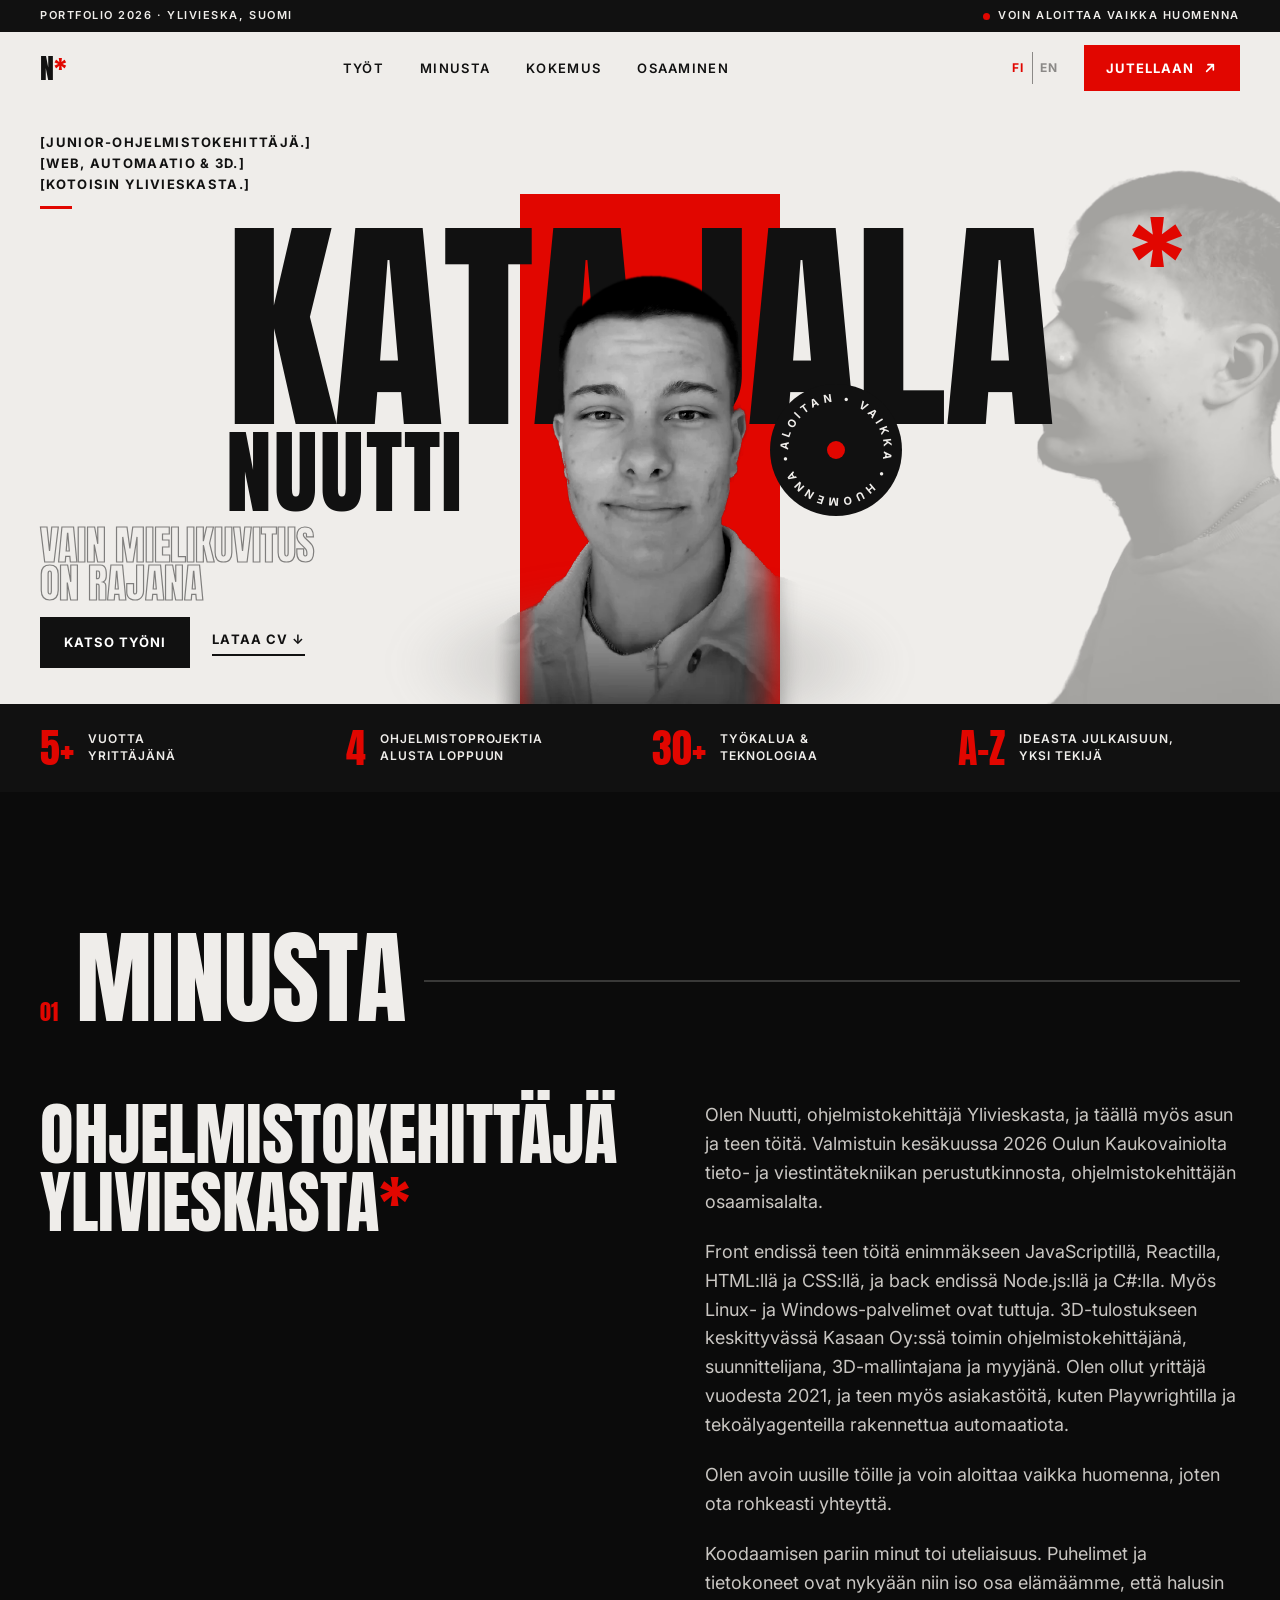
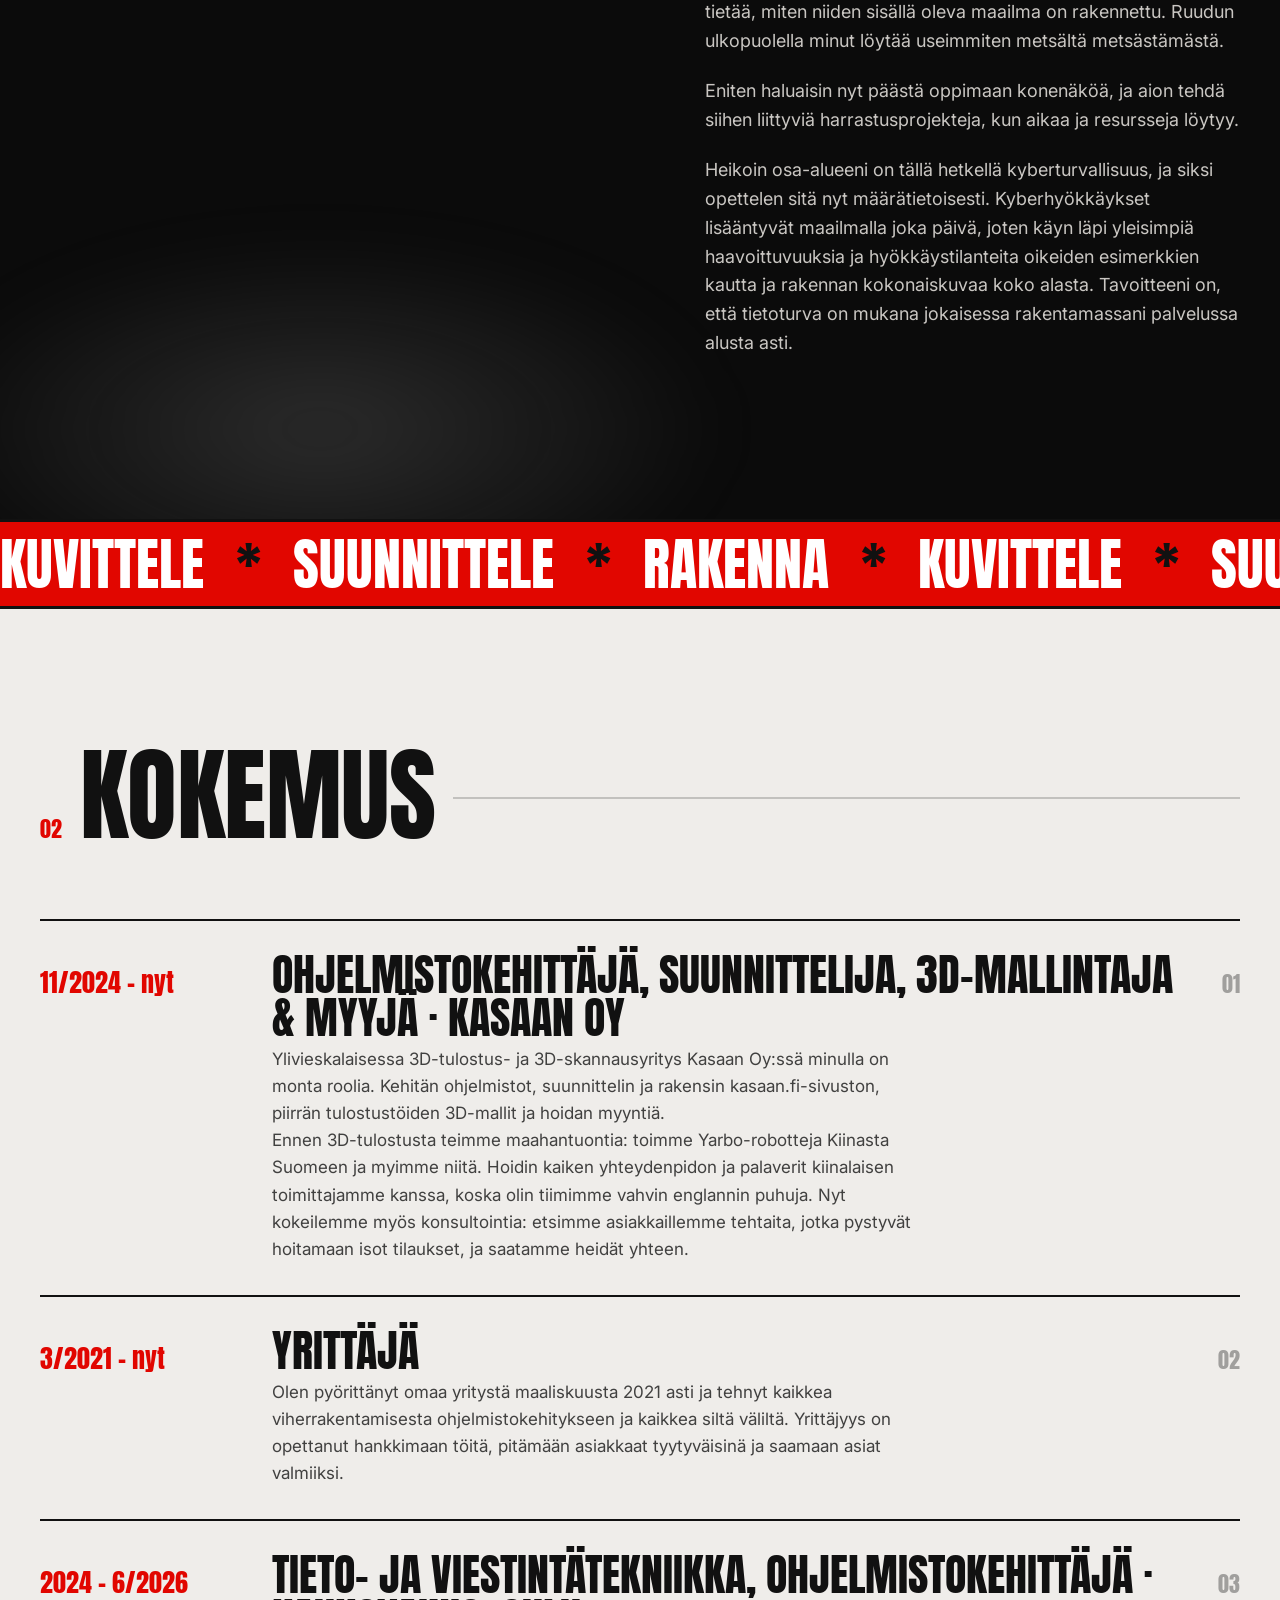
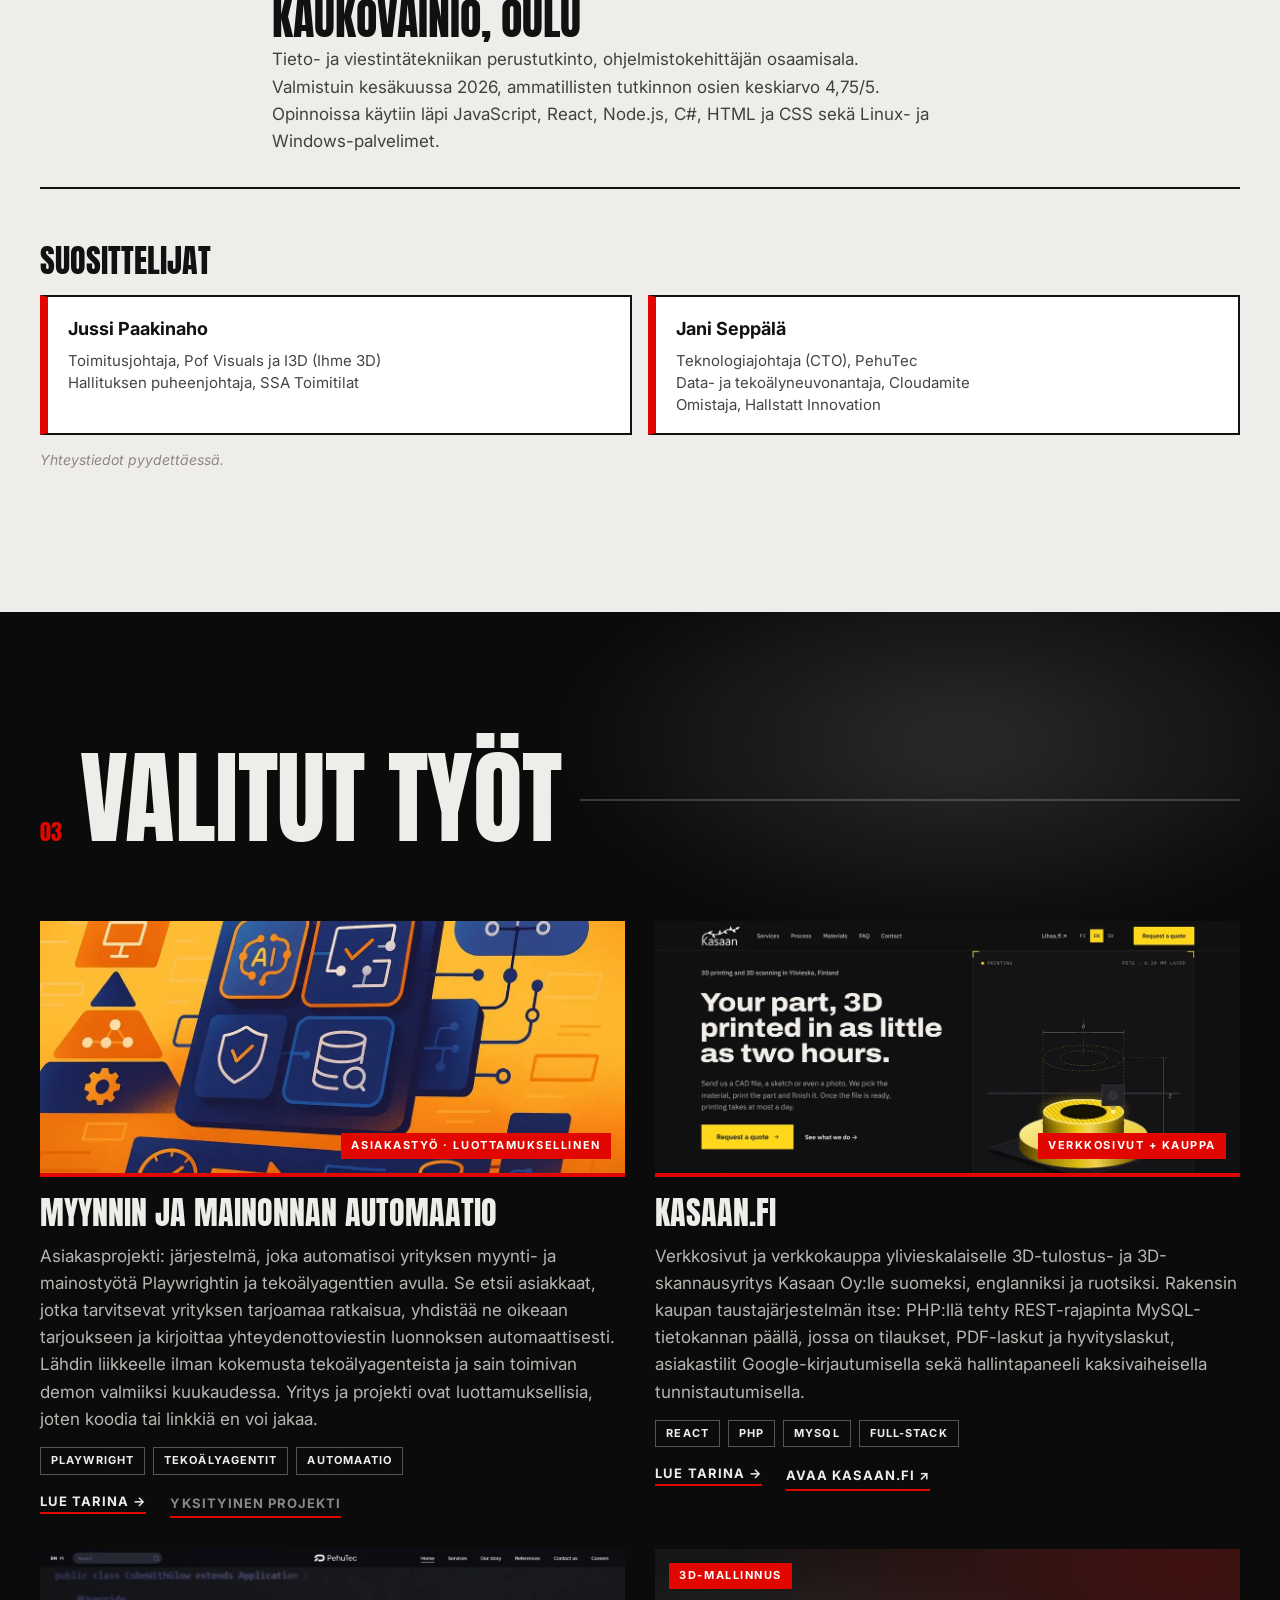
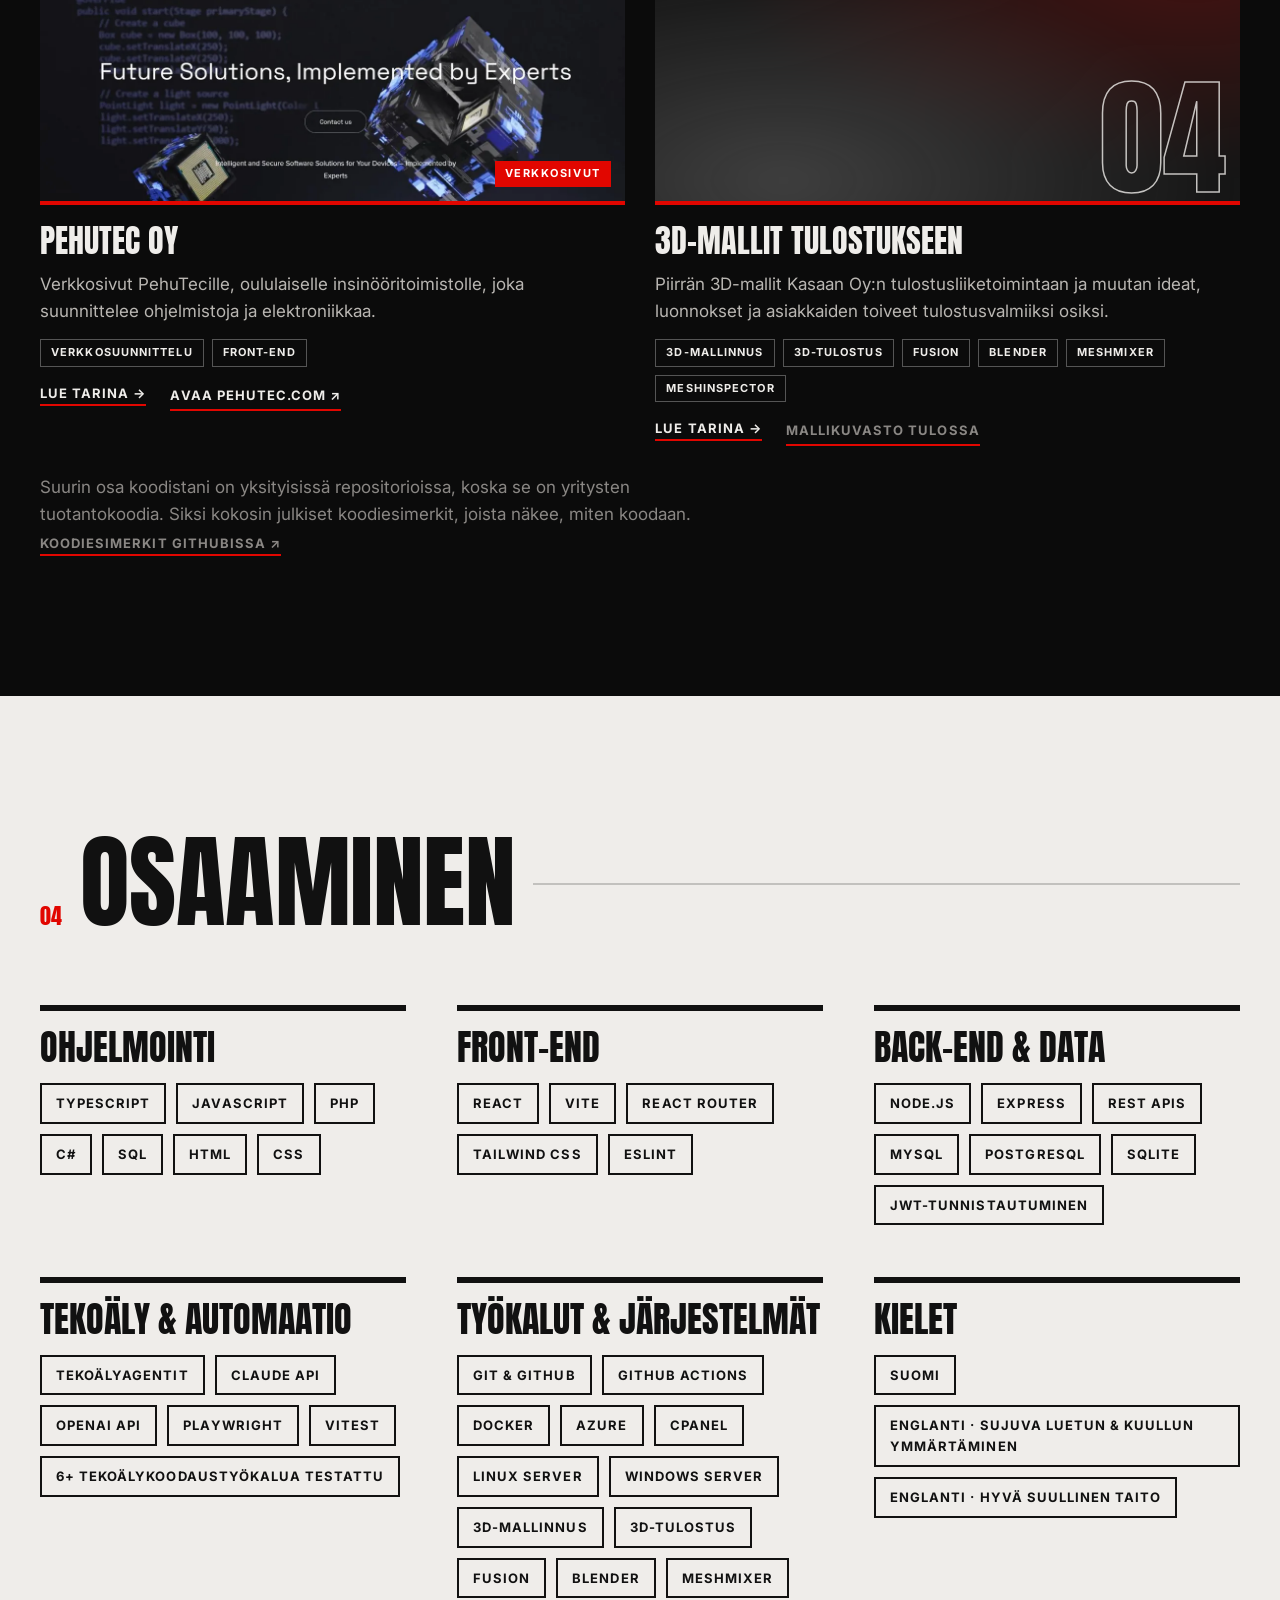
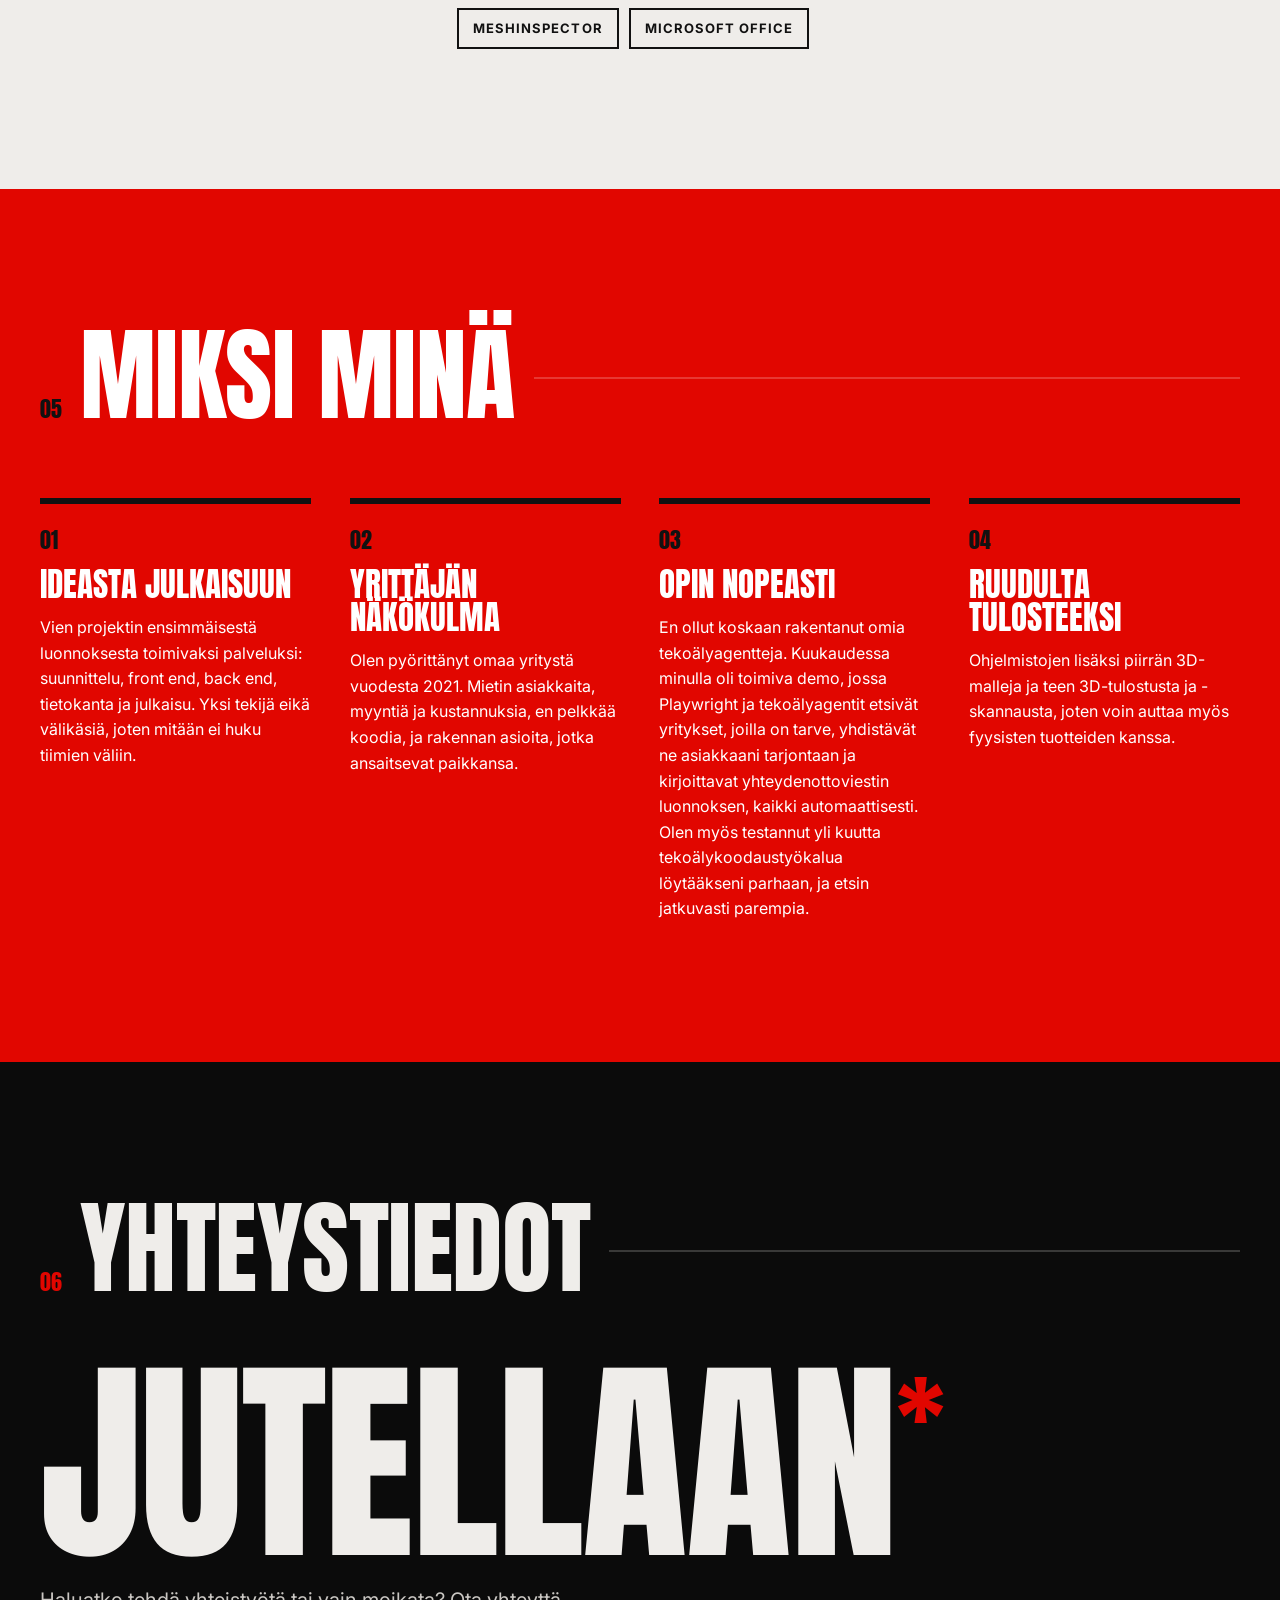
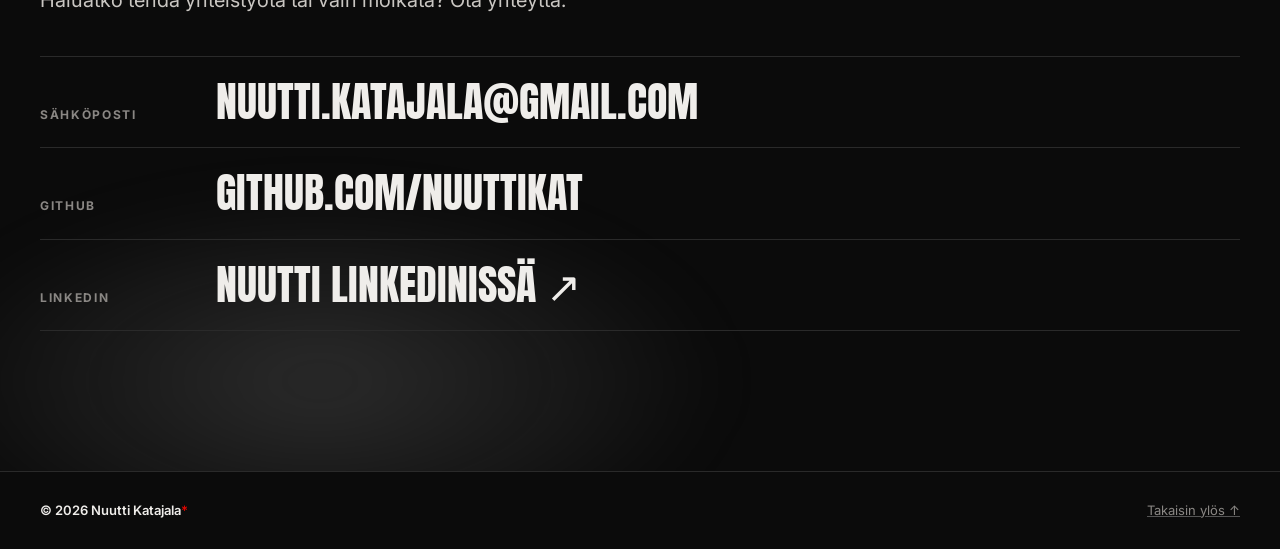
<file: index.html>
<!doctype html>
<html lang="fi">
<head>
  <meta charset="utf-8">
  <meta name="viewport" content="width=device-width, initial-scale=1">
  <title>Nuutti Katajala · Portfolio</title>
  <meta name="description" content="Ylivieskalaisen junior-ohjelmistokehittäjän Nuutti Katajalan portfolio: kokemus, projektit ja osaaminen.">
  <meta name="theme-color" content="#111111">
  <link rel="preconnect" href="https://fonts.googleapis.com">
  <link rel="preconnect" href="https://fonts.gstatic.com" crossorigin>
  <link href="https://fonts.googleapis.com/css2?family=Anton&family=Inter:wght@400;500;600;700&display=swap" rel="stylesheet">
  <link rel="stylesheet" href="style.css?v=15">
  <link rel="canonical" href="https://nuuttikat.github.io/">
  <link rel="alternate" hreflang="fi" href="https://nuuttikat.github.io/">
  <link rel="alternate" hreflang="en" href="https://nuuttikat.github.io/en/">
  <link rel="alternate" hreflang="x-default" href="https://nuuttikat.github.io/">
  <link rel="icon" href="data:image/svg+xml,<svg xmlns='http://www.w3.org/2000/svg' viewBox='0 0 32 32'><rect width='32' height='32' fill='%23111'/><text x='8' y='25' font-family='Impact,sans-serif' font-size='22' fill='%23efedea'>N</text><text x='21' y='17' font-family='Impact,sans-serif' font-size='16' fill='%23e10600'>*</text></svg>">
  <script>document.documentElement.classList.add('js');</script>
</head>
<body>
  <!--
    Finnish main page. The English version lives in en/index.html: keep the two in sync.
    The profile photos in assets/ are Nuutti's own photos (front = LinkedIn photo, side = photo he sent).
  -->
  <a class="skip" href="#about">Siirry sisältöön</a>


  <div class="topbar">
    <span>Portfolio 2026 · Ylivieska, Suomi</span>
    <span class="avail"><span class="dot" aria-hidden="true"></span>Voin aloittaa vaikka huomenna</span>
  </div>

  <header class="site-header">
    <a class="logo" href="#top" aria-label="Nuutti Katajala, takaisin ylös">N<span>*</span></a>
    <nav aria-label="Päävalikko">
      <a href="#work">Työt</a>
      <a href="#about">Minusta</a>
      <a href="#experience">Kokemus</a>
      <a href="#skills">Osaaminen</a>
    </nav>
    <div class="head-end">
      <div class="lang" role="group" aria-label="Kieli">
        <a href="./" aria-current="page" title="Suomeksi">FI</a>
        <a href="en/" lang="en" hreflang="en" title="In English">EN</a>
      </div>
      <a class="btn btn-red" href="#contact">Jutellaan
        <svg aria-hidden="true" width="16" height="16" viewBox="0 0 24 24" fill="none" stroke="currentColor" stroke-width="2.5" stroke-linecap="round" stroke-linejoin="round"><path d="M7 17L17 7M9 7h8v8"/></svg>
      </a>
    </div>
  </header>

  <main id="top">
    <!-- ============ HERO ============ -->
    <section class="hero" aria-label="Esittely">
      <div class="stage">
        <div class="red-block" aria-hidden="true"></div>
        <img class="ghost" src="assets/profile-side.webp?v=2" alt="" aria-hidden="true" width="520" height="780">
        <h1 class="name" aria-label="Nuutti Katajala">
          <span class="name-in">
            <span class="last"><span aria-hidden="true" style="--d:0.20s">K</span><span aria-hidden="true" style="--d:0.26s">A</span><span aria-hidden="true" style="--d:0.32s">T</span><span aria-hidden="true" style="--d:0.38s">A</span><span aria-hidden="true" style="--d:0.44s">J</span><span aria-hidden="true" style="--d:0.50s">A</span><span aria-hidden="true" style="--d:0.56s">L</span><span aria-hidden="true" style="--d:0.62s">A</span></span>
            <span class="first" aria-hidden="true">Nuutti</span>
          </span>
        </h1>
        <span class="star" aria-hidden="true">*</span>
        <div class="smoke" aria-hidden="true"></div>
        <img class="front" src="assets/profile-front.webp?v=2" alt="Nuutti Katajala" width="520" height="780">
        <div class="badge" aria-hidden="true">
          <svg viewBox="0 0 132 132">
            <defs><path id="circ" d="M66,66 m-48,0 a48,48 0 1,1 96,0 a48,48 0 1,1 -96,0"/></defs>
            <text><textPath href="#circ" textLength="298" lengthAdjust="spacing">ALOITAN • VAIKKA • HUOMENNA •</textPath></text>
          </svg>
          <span></span>
        </div>
      </div>

      <div class="tagline">
        <p>[Junior-ohjelmistokehittäjä.]<br>[Web, automaatio &amp; 3D.]<br>[Kotoisin Ylivieskasta.]</p>
        <span class="bar" aria-hidden="true"></span>
      </div>

      <p class="motto">Vain mielikuvitus<br>on rajana</p>

      <div class="hero-cta">
        <a class="btn btn-dark" href="#work">Katso työni</a>
        <a class="link-line" href="cv/Nuutti-Katajala-CV-FI.pdf" download>Lataa CV ↓</a>
      </div>
    </section>

    <div class="stats">
      <div style="--d:1.5s"><b>5+</b><span>Vuotta<br>yrittäjänä</span></div>
      <div style="--d:1.6s"><b>4</b><span>Ohjelmisto&shy;projektia<br>alusta loppuun</span></div>
      <div style="--d:1.7s"><b>30+</b><span>Työkalua &amp;<br>teknologiaa</span></div>
      <div style="--d:1.8s"><b>A–Z</b><span>Ideasta julkaisuun,<br>yksi tekijä</span></div>
    </div>

    <!-- ============ ABOUT ============ -->
    <section id="about" class="sec dark" data-ghost="Minä">
      <div class="smoke-bg" aria-hidden="true"></div>
      <div class="wrap">
        <div class="sec-head reveal"><span class="sec-num">01</span><h2>Minusta</h2><span class="sec-rule"></span></div>
        <div class="about-grid">
          <p class="statement reveal">Ohjelmisto&shy;kehittäjä Ylivieskasta<span class="red">*</span></p>
          <div class="prose reveal">
            <p>Olen Nuutti, ohjelmistokehittäjä Ylivieskasta, ja täällä myös asun ja teen töitä. Valmistuin kesäkuussa 2026 Oulun Kaukovainiolta tieto- ja viestintätekniikan perustutkinnosta, ohjelmistokehittäjän osaamisalalta.</p>
            <p>Front endissä teen töitä enimmäkseen JavaScriptillä, Reactilla, HTML:llä ja CSS:llä, ja back endissä Node.js:llä ja C#:lla. Myös Linux- ja Windows-palvelimet ovat tuttuja. 3D-tulostukseen keskittyvässä Kasaan Oy:ssä toimin ohjelmistokehittäjänä, suunnittelijana, 3D-mallintajana ja myyjänä. Olen ollut yrittäjä vuodesta 2021, ja teen myös asiakastöitä, kuten Playwrightilla ja tekoälyagenteilla rakennettua automaatiota.</p>
            <p>Olen avoin uusille töille ja voin aloittaa vaikka huomenna, joten ota rohkeasti yhteyttä.</p>
            <p>Koodaamisen pariin minut toi uteliaisuus. Puhelimet ja tietokoneet ovat nykyään niin iso osa elämäämme, että halusin tietää, miten niiden sisällä oleva maailma on rakennettu. Ruudun ulkopuolella minut löytää useimmiten metsältä metsästämästä.</p>
            <p>Eniten haluaisin nyt päästä oppimaan konenäköä, ja aion tehdä siihen liittyviä harrastusprojekteja, kun aikaa ja resursseja löytyy.</p>
            <p>Heikoin osa-alueeni on tällä hetkellä kyberturvallisuus, ja siksi opettelen sitä nyt määrätietoisesti. Kyberhyökkäykset lisääntyvät maailmalla joka päivä, joten käyn läpi yleisimpiä haavoittuvuuksia ja hyökkäystilanteita oikeiden esimerkkien kautta ja rakennan kokonaiskuvaa koko alasta. Tavoitteeni on, että tietoturva on mukana jokaisessa rakentamassani palvelussa alusta asti.</p>
          </div>
        </div>
      </div>
    </section>

    <div class="marquee" aria-hidden="true">
      <div class="marquee-track">
        <span>Kuvittele</span><i>*</i><span>Suunnittele</span><i>*</i><span>Rakenna</span><i>*</i><span>Kuvittele</span><i>*</i><span>Suunnittele</span><i>*</i><span>Rakenna</span><i>*</i>
        <span>Kuvittele</span><i>*</i><span>Suunnittele</span><i>*</i><span>Rakenna</span><i>*</i><span>Kuvittele</span><i>*</i><span>Suunnittele</span><i>*</i><span>Rakenna</span><i>*</i>
      </div>
    </div>

    <!-- ============ EXPERIENCE ============ -->
    <section id="experience" class="sec light" data-ghost="Ura">
      <div class="wrap">
        <div class="sec-head reveal"><span class="sec-num">02</span><h2>Kokemus</h2><span class="sec-rule"></span></div>
        <ol class="timeline">
          <li class="reveal">
            <span class="when">11/2024 – nyt</span>
            <div class="what">
              <h3>Ohjelmistokehittäjä, suunnittelija, 3D-mallintaja &amp; myyjä · Kasaan Oy</h3>
              <p>Ylivieskalaisessa 3D-tulostus- ja 3D-skannausyritys Kasaan Oy:ssä minulla on monta roolia. Kehitän ohjelmistot, suunnittelin ja rakensin kasaan.fi-sivuston, piirrän tulostustöiden 3D-mallit ja hoidan myyntiä.</p><p>Ennen 3D-tulostusta teimme maahantuontia: toimme Yarbo-robotteja Kiinasta Suomeen ja myimme niitä. Hoidin kaiken yhteydenpidon ja palaverit kiinalaisen toimittajamme kanssa, koska olin tiimimme vahvin englannin puhuja. Nyt kokeilemme myös konsultointia: etsimme asiakkaillemme tehtaita, jotka pystyvät hoitamaan isot tilaukset, ja saatamme heidät yhteen.</p>
            </div>
            <span class="idx" aria-hidden="true">01</span>
          </li>
          <li class="reveal">
            <span class="when">3/2021 – nyt</span>
            <div class="what">
              <h3>Yrittäjä</h3>
              <p>Olen pyörittänyt omaa yritystä maaliskuusta 2021 asti ja tehnyt kaikkea viherrakentamisesta ohjelmistokehitykseen ja kaikkea siltä väliltä. Yrittäjyys on opettanut hankkimaan töitä, pitämään asiakkaat tyytyväisinä ja saamaan asiat valmiiksi.</p>
            </div>
            <span class="idx" aria-hidden="true">02</span>
          </li>
          <li class="reveal">
            <span class="when">2024 – 6/2026</span>
            <div class="what">
              <h3>Tieto- ja viestintätekniikka, ohjelmistokehittäjä · Kaukovainio, Oulu</h3>
              <p>Tieto- ja viestintätekniikan perustutkinto, ohjelmistokehittäjän osaamisala. Valmistuin kesäkuussa 2026, ammatillisten tutkinnon osien keskiarvo 4,75/5. Opinnoissa käytiin läpi JavaScript, React, Node.js, C#, HTML ja CSS sekä Linux- ja Windows-palvelimet.</p>
            </div>
            <span class="idx" aria-hidden="true">03</span>
          </li>
        </ol>
        <div class="refs reveal">
          <h3 class="refs-title">Suosittelijat</h3>
          <ul class="refs-list">
            <li class="reveal"><h4>Jussi Paakinaho</h4><p>Toimitusjohtaja, Pof Visuals ja I3D (Ihme 3D)</p><p>Hallituksen puheenjohtaja, SSA Toimitilat</p></li>
            <li class="reveal"><h4>Jani Seppälä</h4><p>Teknologiajohtaja (CTO), PehuTec</p><p>Data- ja tekoälyneuvonantaja, Cloudamite</p><p>Omistaja, Hallstatt Innovation</p></li>
          </ul>
          <p class="refs-note">Yhteystiedot pyydettäessä.</p>
        </div>
      </div>
    </section>

    <!-- ============ WORK / PROJECTS ============ -->
    <section id="work" class="sec dark" data-ghost="Työt">
      <div class="smoke-bg right" aria-hidden="true"></div>
      <div class="wrap">
        <div class="sec-head reveal"><span class="sec-num">03</span><h2>Valitut työt</h2><span class="sec-rule"></span></div>
        <div class="cards">
          <article class="card reveal" data-case="case-automation">
            <div class="card-art shot"><img src="assets/automation.webp" style="object-position: center" alt="Kuvitus tekoälystä, automaatiosta ja datalohkoista, jotka on kytketty yhdeksi työnkuluksi" width="1200" height="800" loading="lazy"><em>Asiakastyö · Luottamuksellinen</em></div>
            <h3>Myynnin ja mainonnan automaatio</h3>
            <p>Asiakasprojekti: järjestelmä, joka automatisoi yrityksen myynti- ja mainostyötä Playwrightin ja tekoälyagenttien avulla. Se etsii asiakkaat, jotka tarvitsevat yrityksen tarjoamaa ratkaisua, yhdistää ne oikeaan tarjoukseen ja kirjoittaa yhteydenottoviestin luonnoksen automaattisesti. Lähdin liikkeelle ilman kokemusta tekoälyagenteista ja sain toimivan demon valmiiksi kuukaudessa. Yritys ja projekti ovat luottamuksellisia, joten koodia tai linkkiä en voi jakaa.</p>
            <ul class="tags"><li>Playwright</li><li>Tekoälyagentit</li><li>Automaatio</li></ul>
            <div class="card-actions"><button class="card-link story-btn" type="button" data-case="case-automation">Lue tarina →</button><span class="card-link muted-link">Yksityinen projekti</span></div>
          </article>
          <article class="card reveal" data-case="case-kasaan">
            <div class="card-art shot"><img src="assets/kasaan-hero.webp" alt="kasaan.fi-sivuston etusivu: tumma yläosa, otsikko 'Your part, 3D printed in as little as two hours' ja kuvitus tulostuvasta osasta" width="1200" height="603" loading="lazy"><em>Verkkosivut + kauppa</em></div>
            <h3>kasaan.fi</h3>
            <p>Verkkosivut ja verkkokauppa ylivieskalaiselle 3D-tulostus- ja 3D-skannausyritys Kasaan Oy:lle suomeksi, englanniksi ja ruotsiksi. Rakensin kaupan taustajärjestelmän itse: PHP:llä tehty REST-rajapinta MySQL-tietokannan päällä, jossa on tilaukset, PDF-laskut ja hyvityslaskut, asiakastilit Google-kirjautumisella sekä hallintapaneeli kaksivaiheisella tunnistautumisella.</p>
            <ul class="tags"><li>React</li><li>PHP</li><li>MySQL</li><li>Full-stack</li></ul>
            <div class="card-actions"><button class="card-link story-btn" type="button" data-case="case-kasaan">Lue tarina →</button><a class="card-link" href="https://kasaan.fi/">Avaa kasaan.fi ↗</a></div>
          </article>
          <article class="card reveal" data-case="case-pehutec">
            <div class="card-art shot"><img src="assets/pehutec-hero.webp" alt="PehuTecin etusivu: otsikko 'Future Solutions, Implemented by Experts' hehkuvien 3D-kuutioiden päällä" width="1200" height="512" loading="lazy"><em>Verkkosivut</em></div>
            <h3>PehuTec Oy</h3>
            <p>Verkkosivut PehuTecille, oululaiselle insinööritoimistolle, joka suunnittelee ohjelmistoja ja elektroniikkaa.</p>
            <ul class="tags"><li>Verkkosuunnittelu</li><li>Front-end</li></ul>
            <div class="card-actions"><button class="card-link story-btn" type="button" data-case="case-pehutec">Lue tarina →</button><a class="card-link" href="https://www.pehutec.com/">Avaa pehutec.com ↗</a></div>
          </article>
          <article class="card reveal" data-case="case-models">
            <div class="card-art" aria-hidden="true"><em>3D-mallinnus</em><span>04</span></div>
            <h3>3D-mallit tulostukseen</h3>
            <p>Piirrän 3D-mallit Kasaan Oy:n tulostusliiketoimintaan ja muutan ideat, luonnokset ja asiakkaiden toiveet tulostusvalmiiksi osiksi.</p>
            <ul class="tags"><li>3D-mallinnus</li><li>3D-tulostus</li><li>Fusion</li><li>Blender</li><li>Meshmixer</li><li>MeshInspector</li></ul>
            <div class="card-actions"><button class="card-link story-btn" type="button" data-case="case-models">Lue tarina →</button><span class="card-link muted-link">Mallikuvasto tulossa</span></div>
          </article>
        </div>
        <p class="work-note reveal">Suurin osa koodistani on yksityisissä repositorioissa, koska se on yritysten tuotantokoodia. Siksi kokosin julkiset koodiesimerkit, joista näkee, miten koodaan. <a class="card-link" href="https://github.com/nuuttikat/code-samples">Koodiesimerkit GitHubissa ↗</a></p>
      </div>
    </section>

    <!-- ============ SKILLS ============ -->
    <section id="skills" class="sec light" data-ghost="Taidot">
      <div class="wrap">
        <div class="sec-head reveal"><span class="sec-num">04</span><h2>Osaaminen</h2><span class="sec-rule"></span></div>
        <div class="skills">
          <div class="reveal">
            <h3>Ohjelmointi</h3>
            <ul class="chips"><li>TypeScript</li><li>JavaScript</li><li>PHP</li><li>C#</li><li>SQL</li><li>HTML</li><li>CSS</li></ul>
          </div>
          <div class="reveal">
            <h3>Front-end</h3>
            <ul class="chips"><li>React</li><li>Vite</li><li>React Router</li><li>Tailwind CSS</li><li>ESLint</li></ul>
          </div>
          <div class="reveal">
            <h3>Back-end &amp; data</h3>
            <ul class="chips"><li>Node.js</li><li>Express</li><li>REST APIs</li><li>MySQL</li><li>PostgreSQL</li><li>SQLite</li><li>JWT-tunnistautuminen</li></ul>
          </div>
          <div class="reveal">
            <h3>Tekoäly &amp; automaatio</h3>
            <ul class="chips"><li>Tekoälyagentit</li><li>Claude API</li><li>OpenAI API</li><li>Playwright</li><li>Vitest</li><li>6+ tekoälykoodaustyökalua testattu</li></ul>
          </div>
          <div class="reveal">
            <h3>Työkalut &amp; järjestelmät</h3>
            <ul class="chips"><li>Git &amp; GitHub</li><li>GitHub Actions</li><li>Docker</li><li>Azure</li><li>cPanel</li><li>Linux Server</li><li>Windows Server</li><li>3D-mallinnus</li><li>3D-tulostus</li><li>Fusion</li><li>Blender</li><li>Meshmixer</li><li>MeshInspector</li><li>Microsoft Office</li></ul>
          </div>
          <div class="reveal">
            <h3>Kielet</h3>
            <ul class="chips"><li>Suomi</li><li>Englanti · sujuva luetun &amp; kuullun ymmärtäminen</li><li>Englanti · hyvä suullinen taito</li></ul>
          </div>
        </div>
      </div>
    </section>

    <!-- ============ WHY ME ============ -->
    <section id="why" class="sec red-sec" data-ghost="Miksi minä">
      <div class="wrap">
        <div class="sec-head reveal"><span class="sec-num">05</span><h2>Miksi minä</h2><span class="sec-rule"></span></div>
        <ol class="why">
          <li class="reveal">
            <span class="why-num">01</span>
            <h3>Ideasta julkaisuun</h3>
            <p>Vien projektin ensimmäisestä luonnoksesta toimivaksi palveluksi: suunnittelu, front end, back end, tietokanta ja julkaisu. Yksi tekijä eikä välikäsiä, joten mitään ei huku tiimien väliin.</p>
          </li>
          <li class="reveal">
            <span class="why-num">02</span>
            <h3>Yrittäjän näkökulma</h3>
            <p>Olen pyörittänyt omaa yritystä vuodesta 2021. Mietin asiakkaita, myyntiä ja kustannuksia, en pelkkää koodia, ja rakennan asioita, jotka ansaitsevat paikkansa.</p>
          </li>
          <li class="reveal">
            <span class="why-num">03</span>
            <h3>Opin nopeasti</h3>
            <p>En ollut koskaan rakentanut omia tekoälyagentteja. Kuukaudessa minulla oli toimiva demo, jossa Playwright ja tekoälyagentit etsivät yritykset, joilla on tarve, yhdistävät ne asiakkaani tarjontaan ja kirjoittavat yhteydenottoviestin luonnoksen, kaikki automaattisesti. Olen myös testannut yli kuutta tekoälykoodaustyökalua löytääkseni parhaan, ja etsin jatkuvasti parempia.</p>
          </li>
          <li class="reveal">
            <span class="why-num">04</span>
            <h3>Ruudulta tulosteeksi</h3>
            <p>Ohjelmistojen lisäksi piirrän 3D-malleja ja teen 3D-tulostusta ja -skannausta, joten voin auttaa myös fyysisten tuotteiden kanssa.</p>
          </li>
        </ol>
      </div>
    </section>

    <!-- ============ CONTACT ============ -->
    <section id="contact" class="sec dark contact">
      <div class="smoke-bg" aria-hidden="true"></div>
      <div class="wrap">
        <div class="sec-head reveal"><span class="sec-num">06</span><h2>Yhteystiedot</h2><span class="sec-rule"></span></div>
        <p class="big-cta reveal">Jutellaan<span class="star-sm" aria-hidden="true">*</span></p>
        <p class="lead reveal">Haluatko tehdä yhteistyötä tai vain moikata? Ota yhteyttä.</p>
        <ul class="contact-list">
          <li class="reveal"><span>Sähköposti</span><a href="mailto:nuutti.katajala@gmail.com">nuutti.katajala@gmail.com</a></li>
          <li class="reveal"><span>GitHub</span><a href="https://github.com/nuuttikat">github.com/nuuttikat</a></li>
          <li class="reveal"><span>LinkedIn</span><a href="https://www.linkedin.com/in/nuutti-katajala-6817a5335/">Nuutti LinkedInissä ↗</a></li>
        </ul>
      </div>
    </section>
  </main>

  <footer class="site-footer">
    <p>© <span id="year">2026</span> Nuutti Katajala<span class="red">*</span></p>
    <a href="#top">Takaisin ylös ↑</a>
  </footer>


  <dialog class="case" id="case-automation" aria-labelledby="case-automation-title">
    <div class="case-in">
      <header class="case-head">
        <em class="case-label">Asiakastyö · Luottamuksellinen</em>
        <button class="case-close" type="button" aria-label="Sulje">×</button>
      </header>
      <h2 class="case-title" id="case-automation-title">Myynnin ja mainonnan automaatio</h2>
      <div class="case-art"><img src="assets/automation.webp" alt="Kuvitus tekoälystä, automaatiosta ja datalohkoista, jotka on kytketty yhdeksi työnkuluksi" width="1200" height="800" loading="lazy" style="object-position: center"></div>
      <ol class="case-steps">
        <li><span class="case-num">01</span><h3>Tarkoitus, aikomus &amp; tavoite</h3><p><strong>Tarkoitus.</strong> Vapauttaa yrityksen aika ja resurssit asiakashankinnasta varsinaiseen myyntiin ja muuhun liiketoimintaan.</p><p><strong>Aikomus.</strong> Korvata kylmäsoittolistojen manuaalinen läpikäynti järjestelmällä, joka tunnistaa automaattisesti asiakkaat, joilla on todellinen tarve yrityksen tuotteelle.</p><p><strong>Tavoite.</strong> Toimiva demo, joka löytää sopivat asiakkaat, yhdistää ne oikeaan tarjoukseen ja valmistelee yhteydenottoviestin kustannustehokkaasti.</p></li>
        <li><span class="case-num">02</span><h3>Lähtötilanne</h3><p>Etsin projektia, jolla saisin opintoni päätökseen, kun tutustuin yritykseen, jolla oli todellinen ongelma. Yrityksessä kului paljon aikaa asiakashankintaan: kylmäsoittolistoja käytiin läpi, jotta löydettäisiin asiakkaat, jotka oikeasti tarvitsivat yhtä yrityksen myymää tuotetta. Tämä vei resursseja pois varsinaisesta myynnistä ja yrityksen muusta toiminnasta.</p></li>
        <li><span class="case-num">03</span><h3>Kuvittele</h3><p>Yrityksen visiona oli, että tekoälyagentit hoitaisivat asiakashaun, ja minut pyydettiin toteuttamaan se. Ensimmäinen versio toimi suunnitelman mukaisesti kokonaan tekoälyagenttien varassa, mutta kävi pian ilmi, kuinka korkeiksi sen käyttökustannukset nousisivat. Muutimme arkkitehtuuria: Playwright hoitaa nyt raskaan selaamisen ja tiedonkeruun edullisesti, ja tekoälyagentteja käytetään vain vaiheissa, joissa tarvitaan harkintaa ja kirjoittamista.</p></li>
        <li><span class="case-num">04</span><h3>Suunnittele &amp; rakenna</h3><p>Järjestelmä on toteutettu TypeScriptillä Node.js-ympäristössä, ja Express tarjoaa kevyen web-käyttöliittymän ja rajapinnan. Playwright ohjaa oikeaa selainta ja kerää tietoa verkosta. Claude- ja OpenAI-rajapintoja hyödyntävä tekoälyagenttien tiimi jakaa työn: yksi agentti selvittää kunkin potentiaalisen asiakkaan taustat, toinen arvioi, tarvitseeko asiakas yrityksen tarjontaa, ja kolmas laatii yhteydenottoviestin.</p><p>Työt suoritetaan taustalla, data tallennetaan PostgreSQL:ään (kehitysvaiheessa SQLiteen), testaus hoidetaan Vitestillä ja koko järjestelmä toimitetaan Docker-konttina.</p></li>
        <li><span class="case-num">05</span><h3>Lopputulos</h3><p>Rakensin ensimmäistä kertaa omia tekoälyagentteja, ja kuukaudessa valmiina oli toimiva demo: se löytää asiakkaat, joilla on todellinen tarve, yhdistää ne oikeaan tarjoukseen ja valmistelee sähköpostiluonnoksen täysin automaattisesti.</p><p>Playwrightin ja tekoälyagenttien yhdistelmä laski käyttökustannukset parhaimmillaan alle 20 euroon kuukaudessa. Yrityksen aika ja resurssit vapautuvat myynnin kasvattamiseen, ja järjestelmä löytää huomattavasti enemmän sopivia asiakkaita kuin kylmäsoittolistat.</p></li>
      </ol>
      <footer class="case-foot"><span class="card-link muted-link">Luottamuksellinen, joten ei koodia eikä linkkiä</span></footer>
    </div>
  </dialog>
  <dialog class="case" id="case-kasaan" aria-labelledby="case-kasaan-title">
    <div class="case-in">
      <header class="case-head">
        <em class="case-label">Verkkosivut + kauppa</em>
        <button class="case-close" type="button" aria-label="Sulje">×</button>
      </header>
      <h2 class="case-title" id="case-kasaan-title">kasaan.fi</h2>
      <div class="case-art"><img src="assets/kasaan-hero.webp" alt="kasaan.fi-sivuston etusivu, otsikkona 'Your part, 3D printed in as little as two hours'" width="1200" height="603" loading="lazy" style="object-position: top left"></div>
      <ol class="case-steps">
        <li><span class="case-num">01</span><h3>Tarkoitus, aikomus &amp; tavoite</h3><p><strong>Tarkoitus.</strong> Antaa Kasaan Oy:n 3D-tulostuspalvelulle ammattimainen verkkonäkyvyys ja oma myyntikanava.</p><p><strong>Aikomus.</strong> Kehittää pelkästä esittelysivusta kokonaisuus, jossa asiakas voi pyytää tarjouksen tai ostaa valmiita tulosteita suoraan verkosta.</p><p><strong>Tavoite.</strong> Kolmikielinen sivusto ja verkkokauppa, jonka hakukoneet ja tekoälytyökalut pystyvät lukemaan ja jota on helppo ylläpitää ja julkaista hallitusti.</p></li>
        <li><span class="case-num">02</span><h3>Lähtötilanne</h3><p>Kun Kasaan aloitti 3D-tulostuspalvelun, yritys tarvitsi esittelysivun, joka kertoo palvelusta asiakkaille. Suunnittelin ja toteutin sen.</p></li>
        <li><span class="case-num">03</span><h3>Kuvittele</h3><p>Kävi pian selväksi, ettei pelkkä esittelysivu riitä. Olimme tulostaneet matkan varrella paljon hyödyllisiä tuotteita, ja verkkokauppa toisi ne asiakkaiden ulottuville. Otin verkkokaupan toteutuksen vastuulleni.</p></li>
        <li><span class="case-num">04</span><h3>Suunnittele &amp; rakenna</h3><p>Front end on toteutettu Reactilla ja Vitellä, ja se esirenderöidään staattiseksi HTML:ksi, jotta hakukoneet ja tekoälytyökalut pystyvät lukemaan jokaisen sivun suomeksi, englanniksi ja ruotsiksi.</p><p>Verkkokaupan taustalla on alusta asti itse rakentamani PHP 8 -pohjainen REST-rajapinta ja MySQL-tietokanta, jonka rakenne on kehittynyt tähän mennessä 13 migraation kautta. Rajapinta hoitaa tuotteet, tilaukset, PDF-laskut ja hyvityslaskut, asiakastilit Google-kirjautumisella sekä hallintapaneelin kaksivaiheisella tunnistautumisella. Playwright-testit varmistavat ulkoasun puhelimilla, ja GitHub Actions julkaisee jokaisen muutoksen testiympäristöön, josta tuotantoon pääsee yhdellä klikkauksella.</p></li>
        <li><span class="case-num">05</span><h3>Lopputulos</h3><p>kasaan.fi on julkaistu, ja siinä on tarjouspyynnöt ja verkkokauppa kolmella kielellä. Se korvasi aiemman React-sivuston, jonka tein Kasaan Oy:lle vuonna 2025.</p></li>
      </ol>
      <footer class="case-foot"><a class="card-link" href="https://kasaan.fi/">Avaa kasaan.fi ↗</a></footer>
    </div>
  </dialog>
  <dialog class="case" id="case-pehutec" aria-labelledby="case-pehutec-title">
    <div class="case-in">
      <header class="case-head">
        <em class="case-label">Verkkosivut</em>
        <button class="case-close" type="button" aria-label="Sulje">×</button>
      </header>
      <h2 class="case-title" id="case-pehutec-title">PehuTec Oy</h2>
      <div class="case-art"><img src="assets/pehutec-hero.webp" alt="PehuTecin etusivu, otsikkona 'Future Solutions, Implemented by Experts'" width="1200" height="512" loading="lazy" style="object-position: top left"></div>
      <ol class="case-steps">
        <li><span class="case-num">01</span><h3>Tarkoitus, aikomus &amp; tavoite</h3><p><strong>Tarkoitus.</strong> Uudistaa PehuTecin vanhentunut verkkosivusto selkeäksi ja ajantasaiseksi.</p><p><strong>Aikomus.</strong> Luoda rakenne, jossa kaikki on yhden klikkauksen päässä ja jokainen kävijä löytää etsimänsä.</p><p><strong>Tavoite.</strong> Helposti päivitettävä sivusto, joka esittelee yrityksen selkeästi suomeksi ja englanniksi.</p></li>
        <li><span class="case-num">02</span><h3>Lähtötilanne</h3><p>Toimin PehuTecin verkkosivu-uudistuksessa freelancerina. Vanha sivusto oli vanhentunut ja sekava, eivätkä kävijät löytäneet helposti etsimäänsä.</p></li>
        <li><span class="case-num">03</span><h3>Kuvittele</h3><p>Projekti käynnistyi aloituspalaverilla, jossa PehuTec kävi läpi kaikki toiveensa. Suunnitelmat elivät palaverin aikana jatkuvasti, joten dokumentoin keskustelua koko ajan ja jalostin muistiinpanot sivukartaksi.</p></li>
        <li><span class="case-num">04</span><h3>Suunnittele &amp; rakenna</h3><p>Toteutin sivuston WordPressillä. Räätälöityjen lohkojen ansiosta jokaisella sivukartan osalla on oma asettelunsa, ja sisällön päivittäminen on helppoa.</p></li>
        <li><span class="case-num">05</span><h3>Lopputulos</h3><p>pehutec.com on julkaistu suomeksi ja englanniksi, ja se esittelee PehuTecin palvelut, tarinan, referenssit ja avoimet työpaikat.</p><p>Vaikka aloituspalaveri oli hektinen, ensimmäinen demo sisälsi jo kaiken suunnitellun ilman puutteita. PehuTecin vastuuhenkilö oli vaikuttunut valmiin sivuston laadusta ja siitä, kuinka sujuvasti luonnostellusta sivukartasta syntyi valmis verkkosivusto.</p></li>
      </ol>
      <footer class="case-foot"><a class="card-link" href="https://www.pehutec.com/">Avaa pehutec.com ↗</a></footer>
    </div>
  </dialog>
  <dialog class="case" id="case-models" aria-labelledby="case-models-title">
    <div class="case-in">
      <header class="case-head">
        <em class="case-label">3D-mallinnus</em>
        <button class="case-close" type="button" aria-label="Sulje">×</button>
      </header>
      <h2 class="case-title" id="case-models-title">3D-mallit tulostukseen</h2>
      
      <ol class="case-steps">
        <li><span class="case-num">01</span><h3>Tarkoitus, aikomus &amp; tavoite</h3><p><strong>Tarkoitus.</strong> Tuottaa Kasaan Oy:n 3D-tulostuspalvelulle tulostusvalmiita malleja räätälöityihin tuotteisiin ja näytekappaleisiin.</p><p><strong>Aikomus.</strong> Hallita koko ketju itse: mallintaminen, skannattujen kappaleiden muokkaus ja mallien tarkistus ennen tulostusta.</p><p><strong>Tavoite.</strong> Mallit, jotka tulostuvat juuri oikein, sekä jatkuvasti kehittyvä mallinnusosaaminen.</p></li>
        <li><span class="case-num">02</span><h3>Lähtötilanne</h3><p>Aloitin 3D-mallintamisen, kun Kasaan hankki 3D-tulostimen ja ryhdyimme valmistamaan näytekappaleita räätälöidyistä tuotteista.</p></li>
        <li><span class="case-num">03</span><h3>Kuvittele</h3><p>Opettelin mallintamisen itsenäisesti, ja se oli erittäin antoisaa. Olen mallintanut kaikkea kupista koneiden varaosiin, ja muokkaan myös skannattuja kappaleita, jotta ne tulostuvat juuri oikein.</p></li>
        <li><span class="case-num">04</span><h3>Suunnittele &amp; rakenna</h3><p>Mallinnan Fusionilla ja Blenderillä. Meshmixerillä ja MeshInspectorilla tarkistan ja korjaan mallien verkot ennen kuin ne lähtevät tulostimelle.</p></li>
        <li><span class="case-num">05</span><h3>Lopputulos</h3><p>Mallinnusosaamiseni kehittyy jatkuvasti: takana on tähän mennessä noin 80–100 tuntia mallintamista.</p></li>
      </ol>
      <footer class="case-foot"><span class="card-link muted-link">Mallikuvasto tulossa</span></footer>
    </div>
  </dialog>


  <script>
    document.getElementById('year').textContent = new Date().getFullYear();
    (function () {
      var els = document.querySelectorAll('.reveal');
      if (!('IntersectionObserver' in window)) { els.forEach(function (e) { e.classList.add('in'); }); return; }
      var io = new IntersectionObserver(function (entries) {
        entries.forEach(function (en) { if (en.isIntersecting) { en.target.classList.add('in'); io.unobserve(en.target); } });
      }, { threshold: 0.15, rootMargin: '0px 0px -40px 0px' });
      els.forEach(function (e) { io.observe(e); });
    })();

    (function () {
      var opener = null;
      function byId(id) { var d = document.getElementById(id); return d && d.tagName === 'DIALOG' ? d : null; }
      function open(id, push) {
        var d = byId(id); if (!d) return;
        if (!d.open) { d.showModal(); document.documentElement.classList.add('case-open'); d.scrollTop = 0; }
        if (push && location.hash !== '#' + id) history.pushState(null, '', '#' + id);
      }
      function closeAll() {
        document.querySelectorAll('dialog.case[open]').forEach(function (d) { d.close(); });
      }
      document.querySelectorAll('dialog.case').forEach(function (d) {
        d.addEventListener('close', function () {
          document.documentElement.classList.remove('case-open');
          if (location.hash === '#' + d.id) history.replaceState(null, '', location.pathname + location.search + '#work');
          if (opener) { opener.focus({ preventScroll: true }); opener = null; }
        });
        d.addEventListener('click', function (e) { if (e.target === d) d.close(); });
        d.querySelector('.case-close').addEventListener('click', function () { d.close(); });
      });
      document.querySelectorAll('.card[data-case]').forEach(function (card) {
        card.addEventListener('click', function (e) {
          if (e.target.closest('a')) return;
          opener = card.querySelector('.story-btn');
          open(card.getAttribute('data-case'), true);
        });
      });
      function sync() {
        var id = location.hash.slice(1);
        if (byId(id)) open(id, false); else closeAll();
      }
      window.addEventListener('popstate', sync);
      window.addEventListener('hashchange', sync);
      sync();
    })();
  </script>
</body>
</html>
</file>
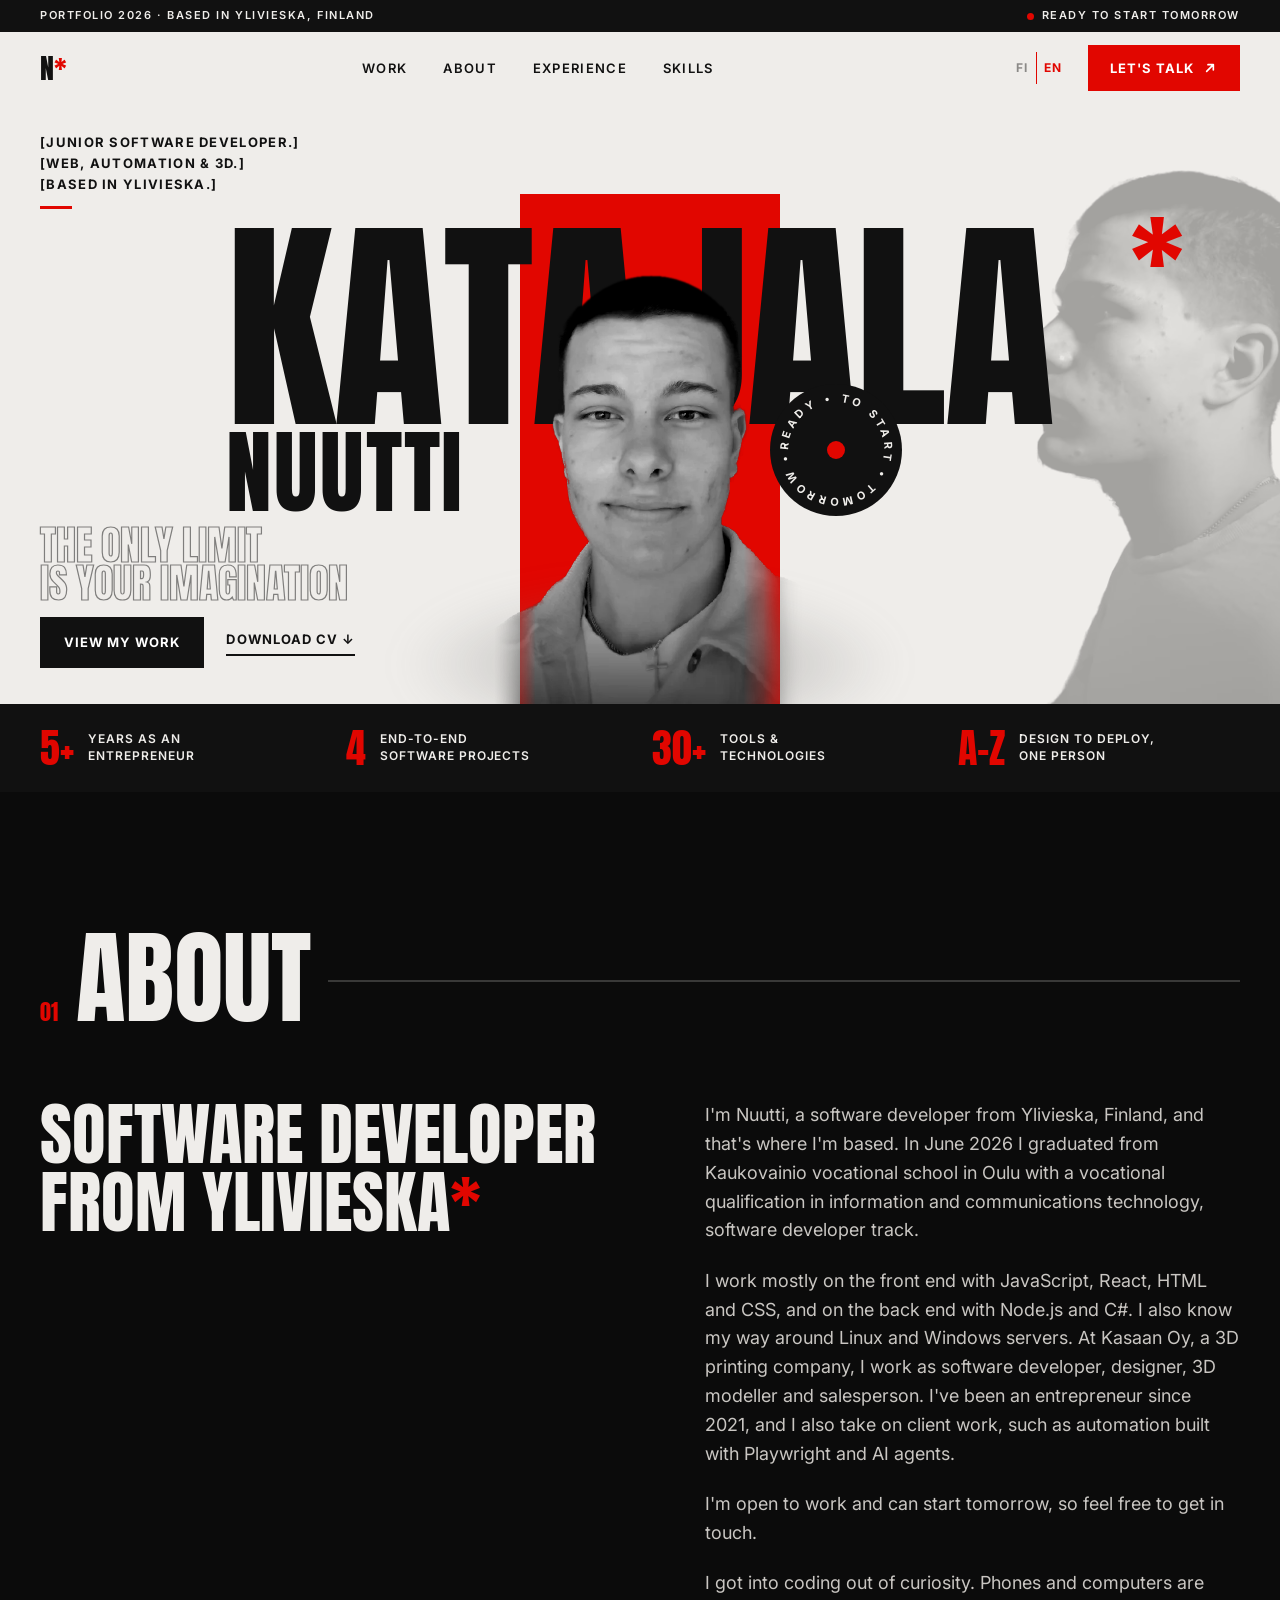
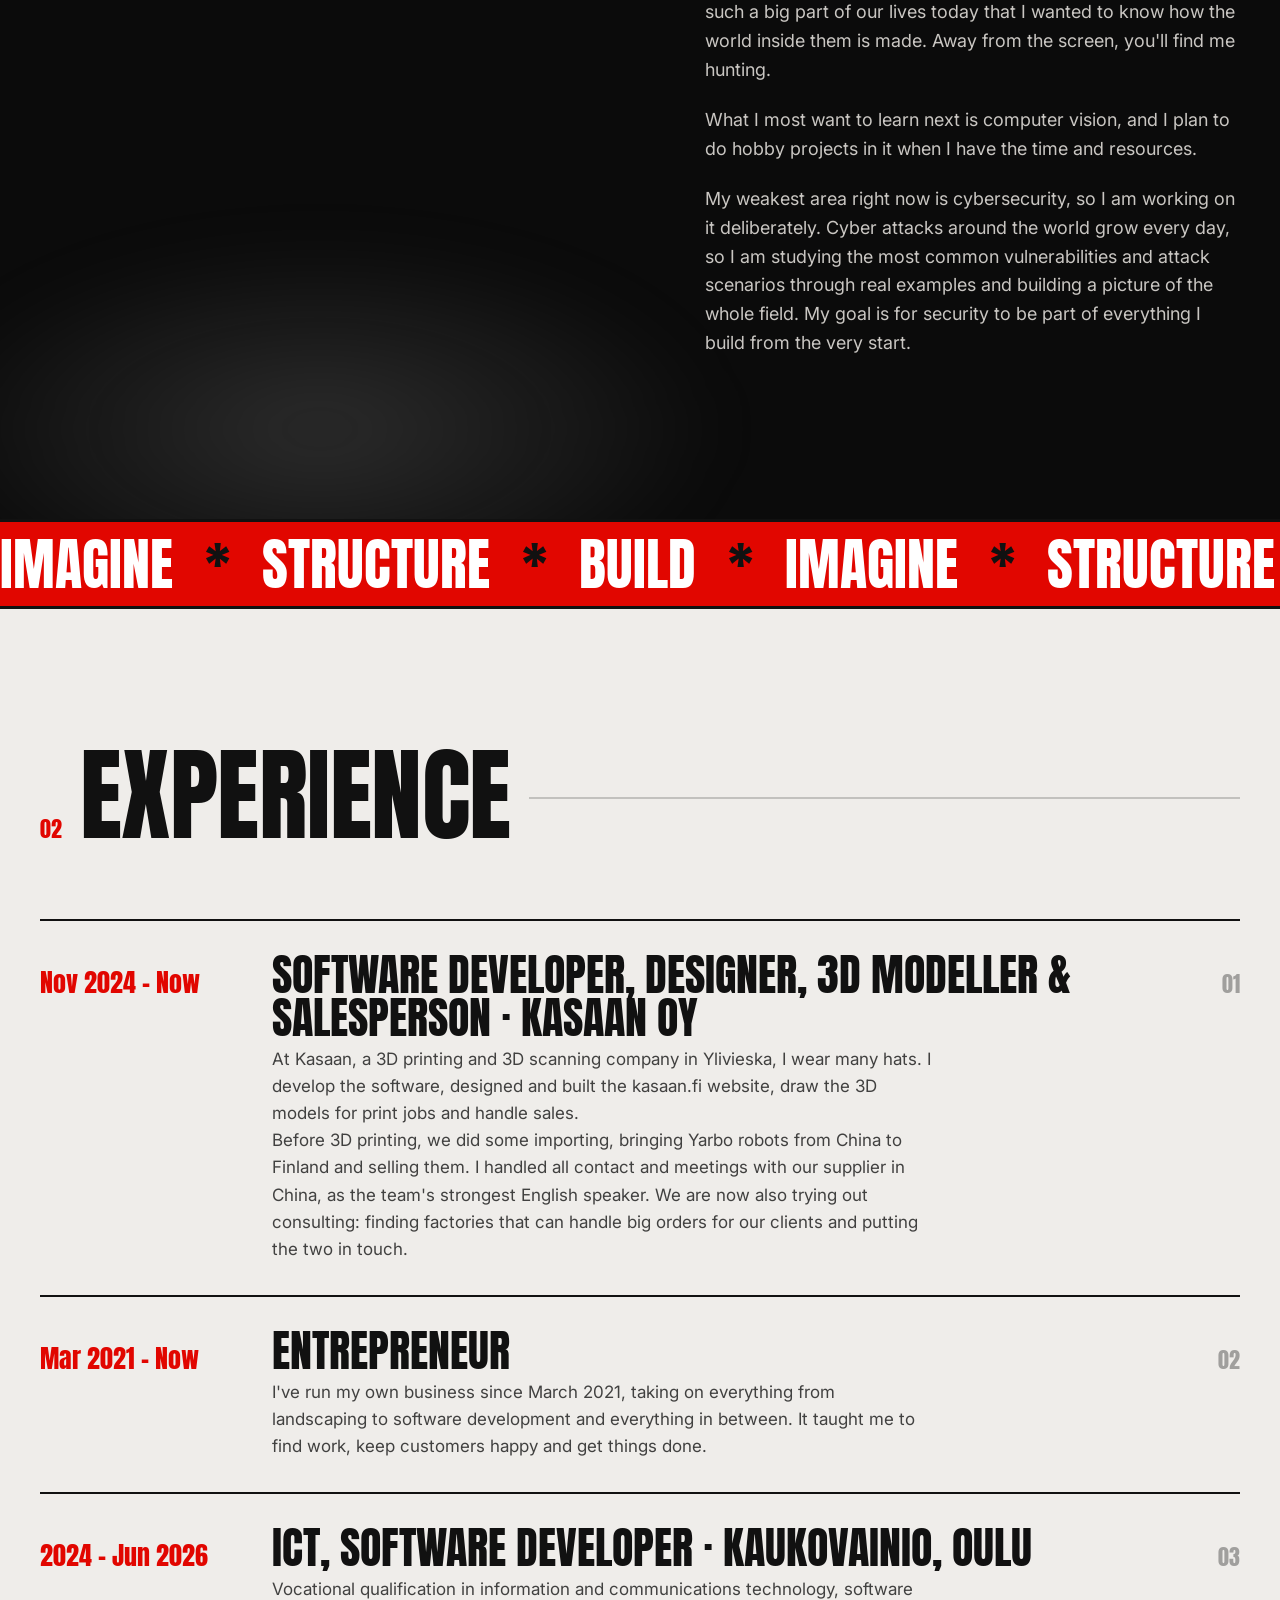
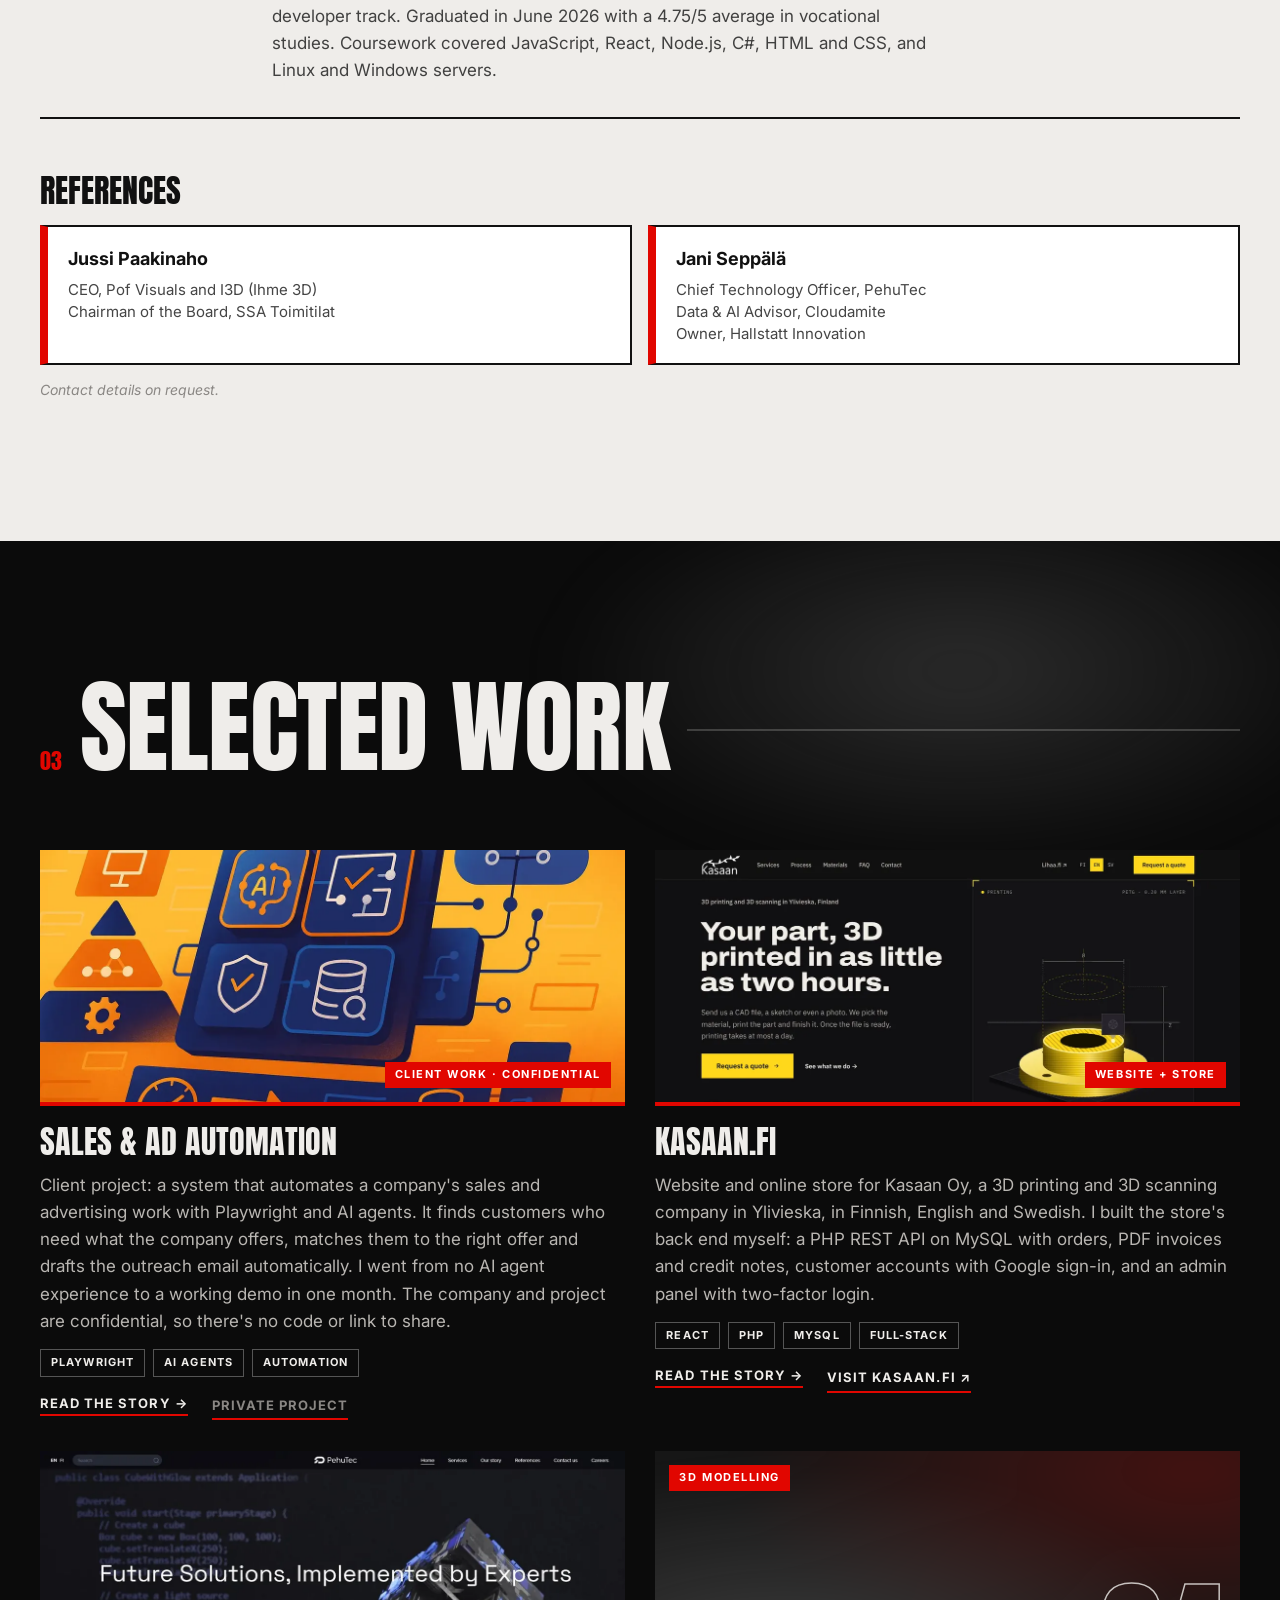
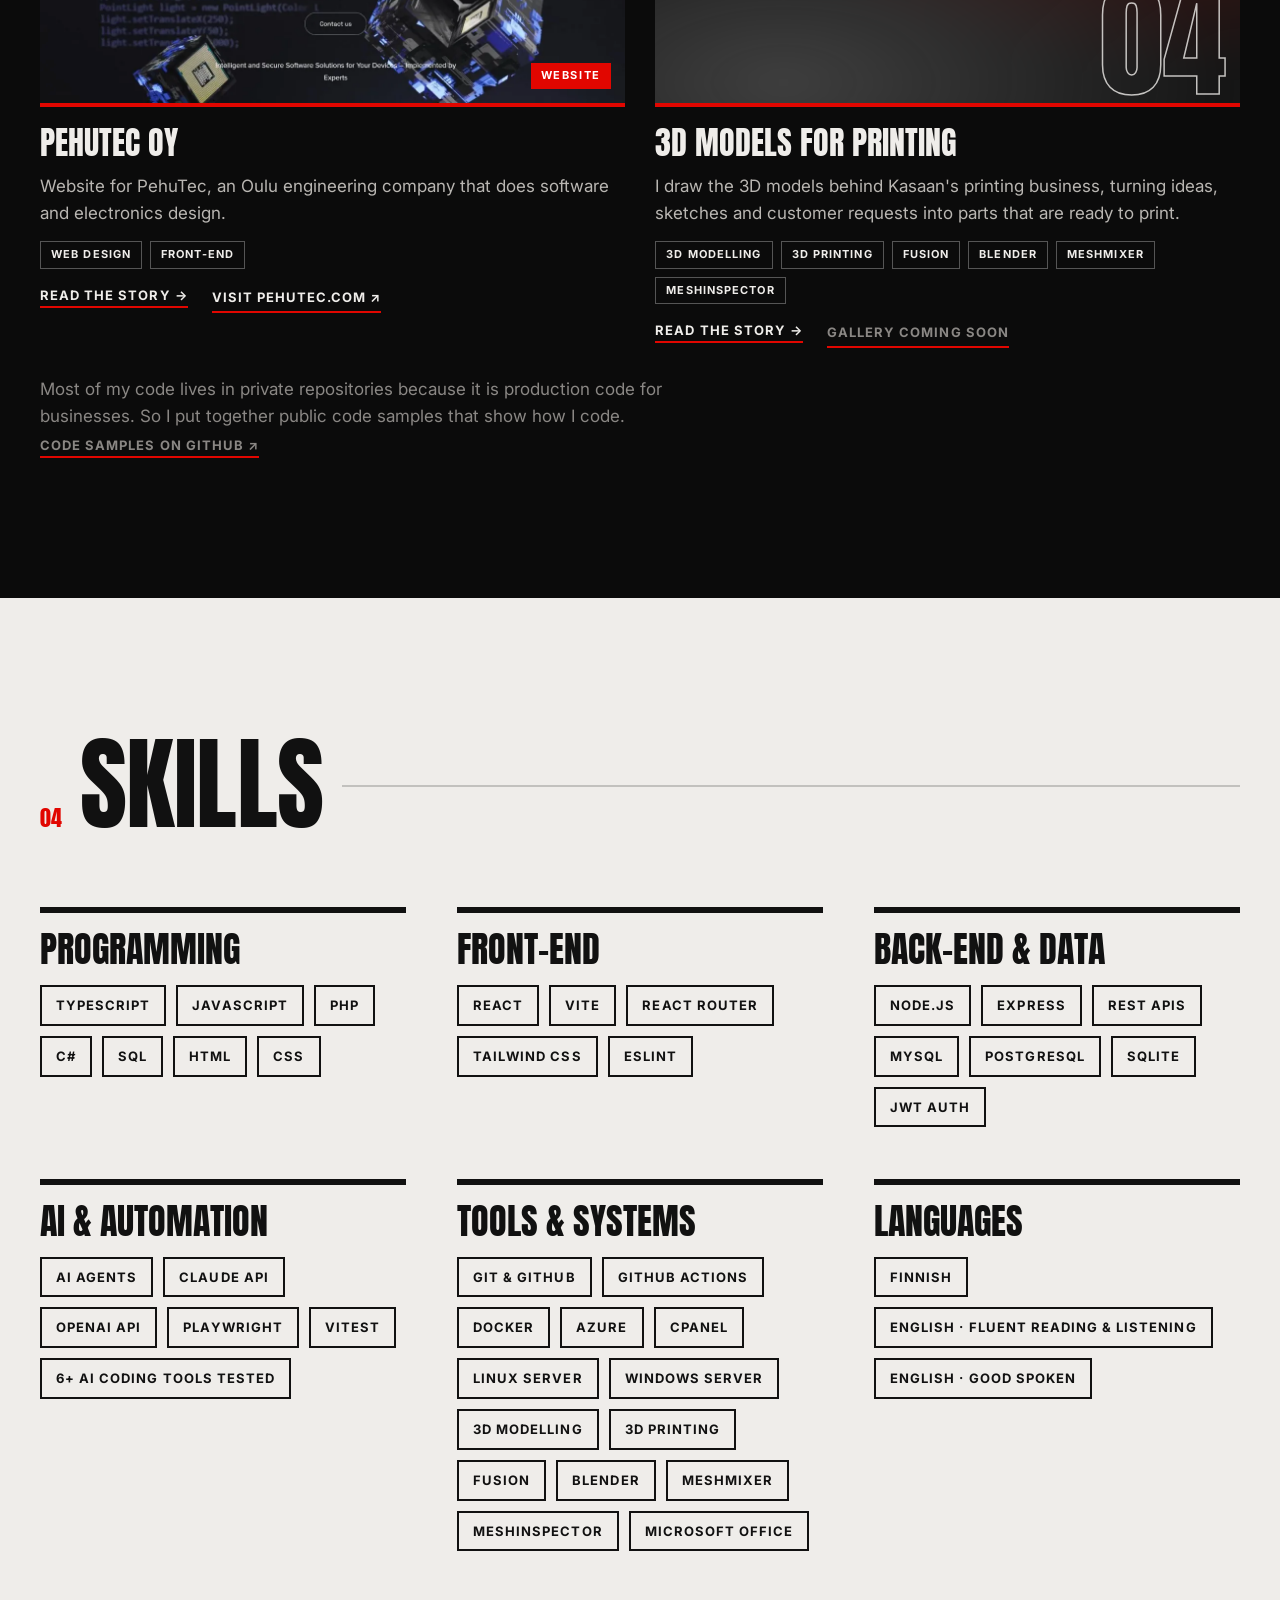
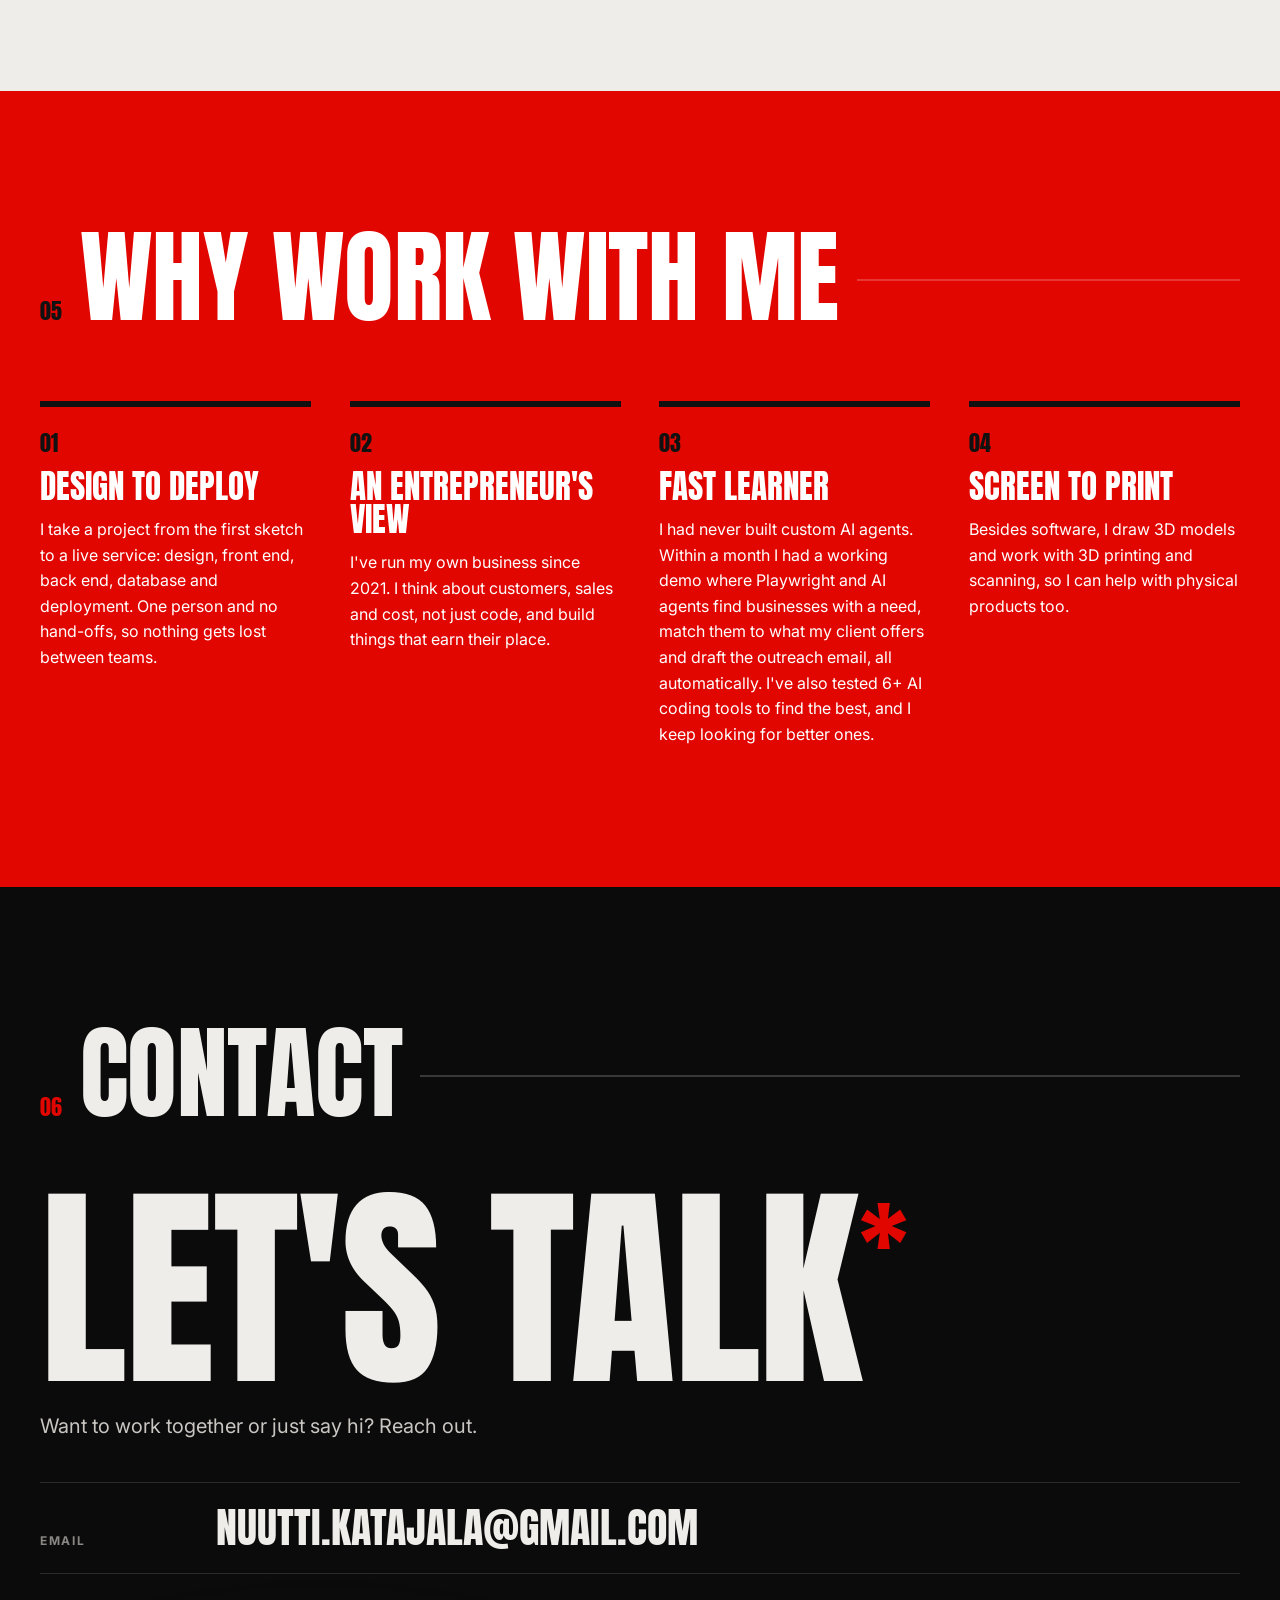
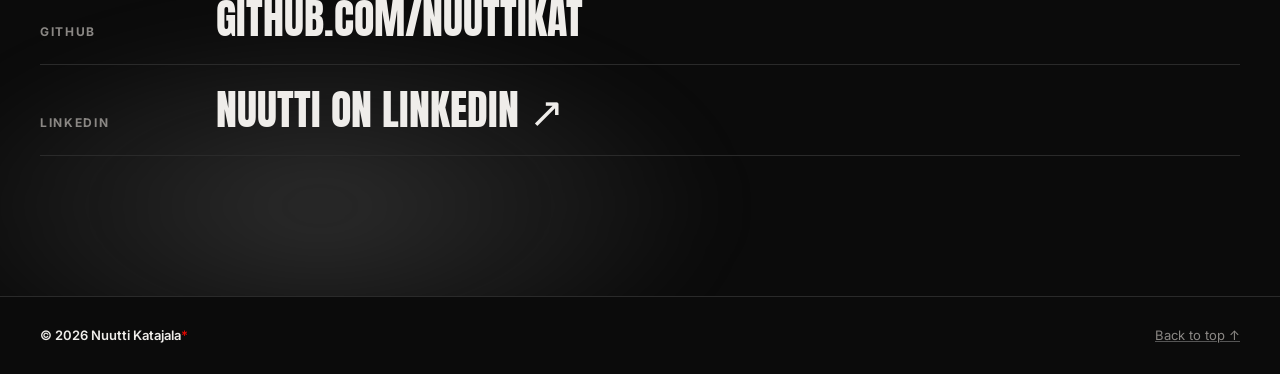
<file: en/index.html>
<!doctype html>
<html lang="en">
<head>
  <meta charset="utf-8">
  <meta name="viewport" content="width=device-width, initial-scale=1">
  <title>Nuutti Katajala · Portfolio</title>
  <meta name="description" content="Portfolio of Nuutti Katajala, a junior software developer from Ylivieska, Finland: experience, projects and skills.">
  <meta name="theme-color" content="#111111">
  <link rel="preconnect" href="https://fonts.googleapis.com">
  <link rel="preconnect" href="https://fonts.gstatic.com" crossorigin>
  <link href="https://fonts.googleapis.com/css2?family=Anton&family=Inter:wght@400;500;600;700&display=swap" rel="stylesheet">
  <link rel="stylesheet" href="../style.css?v=15">
  <link rel="canonical" href="https://nuuttikat.github.io/en/">
  <link rel="alternate" hreflang="fi" href="https://nuuttikat.github.io/">
  <link rel="alternate" hreflang="en" href="https://nuuttikat.github.io/en/">
  <link rel="alternate" hreflang="x-default" href="https://nuuttikat.github.io/">
  <link rel="icon" href="data:image/svg+xml,<svg xmlns='http://www.w3.org/2000/svg' viewBox='0 0 32 32'><rect width='32' height='32' fill='%23111'/><text x='8' y='25' font-family='Impact,sans-serif' font-size='22' fill='%23efedea'>N</text><text x='21' y='17' font-family='Impact,sans-serif' font-size='16' fill='%23e10600'>*</text></svg>">
  <script>document.documentElement.classList.add('js');</script>
</head>
<body>
  <!--
    The profile photos in assets/ are Nuutti's own photos (front = LinkedIn photo, side = photo he sent).
  -->
  <a class="skip" href="#about">Skip to content</a>


  <div class="topbar">
    <span>Portfolio 2026 · Based in Ylivieska, Finland</span>
    <span class="avail"><span class="dot" aria-hidden="true"></span>Ready to start tomorrow</span>
  </div>

  <header class="site-header">
    <a class="logo" href="#top" aria-label="Nuutti Katajala, back to top">N<span>*</span></a>
    <nav aria-label="Main">
      <a href="#work">Work</a>
      <a href="#about">About</a>
      <a href="#experience">Experience</a>
      <a href="#skills">Skills</a>
    </nav>
    <div class="head-end">
      <div class="lang" role="group" aria-label="Language">
        <a href="../" lang="fi" hreflang="fi" title="Suomeksi">FI</a>
        <a href="./" aria-current="page" title="In English">EN</a>
      </div>
      <a class="btn btn-red" href="#contact">Let's talk
        <svg aria-hidden="true" width="16" height="16" viewBox="0 0 24 24" fill="none" stroke="currentColor" stroke-width="2.5" stroke-linecap="round" stroke-linejoin="round"><path d="M7 17L17 7M9 7h8v8"/></svg>
      </a>
    </div>
  </header>

  <main id="top">
    <!-- ============ HERO ============ -->
    <section class="hero" aria-label="Intro">
      <div class="stage">
        <div class="red-block" aria-hidden="true"></div>
        <img class="ghost" src="../assets/profile-side.webp?v=2" alt="" aria-hidden="true" width="520" height="780">
        <h1 class="name" aria-label="Nuutti Katajala">
          <span class="name-in">
            <span class="last"><span aria-hidden="true" style="--d:0.20s">K</span><span aria-hidden="true" style="--d:0.26s">A</span><span aria-hidden="true" style="--d:0.32s">T</span><span aria-hidden="true" style="--d:0.38s">A</span><span aria-hidden="true" style="--d:0.44s">J</span><span aria-hidden="true" style="--d:0.50s">A</span><span aria-hidden="true" style="--d:0.56s">L</span><span aria-hidden="true" style="--d:0.62s">A</span></span>
            <span class="first" aria-hidden="true">Nuutti</span>
          </span>
        </h1>
        <span class="star" aria-hidden="true">*</span>
        <div class="smoke" aria-hidden="true"></div>
        <img class="front" src="../assets/profile-front.webp?v=2" alt="Nuutti Katajala" width="520" height="780">
        <div class="badge" aria-hidden="true">
          <svg viewBox="0 0 132 132">
            <defs><path id="circ" d="M66,66 m-48,0 a48,48 0 1,1 96,0 a48,48 0 1,1 -96,0"/></defs>
            <text><textPath href="#circ" textLength="298" lengthAdjust="spacing">READY • TO START • TOMORROW •</textPath></text>
          </svg>
          <span></span>
        </div>
      </div>

      <div class="tagline">
        <p>[Junior software developer.]<br>[Web, automation &amp; 3D.]<br>[Based in Ylivieska.]</p>
        <span class="bar" aria-hidden="true"></span>
      </div>

      <p class="motto">The only limit<br>is your imagination</p>

      <div class="hero-cta">
        <a class="btn btn-dark" href="#work">View my work</a>
        <a class="link-line" href="../cv/Nuutti-Katajala-CV-EN.pdf" download>Download CV ↓</a>
      </div>
    </section>

    <div class="stats">
      <div style="--d:1.5s"><b>5+</b><span>Years as an<br>entrepreneur</span></div>
      <div style="--d:1.6s"><b>4</b><span>End-to-end<br>software projects</span></div>
      <div style="--d:1.7s"><b>30+</b><span>Tools &amp;<br>technologies</span></div>
      <div style="--d:1.8s"><b>A–Z</b><span>Design to deploy,<br>one person</span></div>
    </div>

    <!-- ============ ABOUT ============ -->
    <section id="about" class="sec dark" data-ghost="About">
      <div class="smoke-bg" aria-hidden="true"></div>
      <div class="wrap">
        <div class="sec-head reveal"><span class="sec-num">01</span><h2>About</h2><span class="sec-rule"></span></div>
        <div class="about-grid">
          <p class="statement reveal">Software developer from Ylivieska<span class="red">*</span></p>
          <div class="prose reveal">
            <p>I'm Nuutti, a software developer from Ylivieska, Finland, and that's where I'm based. In June 2026 I graduated from Kaukovainio vocational school in Oulu with a vocational qualification in information and communications technology, software developer track.</p>
            <p>I work mostly on the front end with JavaScript, React, HTML and CSS, and on the back end with Node.js and C#. I also know my way around Linux and Windows servers. At Kasaan Oy, a 3D printing company, I work as software developer, designer, 3D modeller and salesperson. I've been an entrepreneur since 2021, and I also take on client work, such as automation built with Playwright and AI agents.</p>
            <p>I'm open to work and can start tomorrow, so feel free to get in touch.</p>
            <p>I got into coding out of curiosity. Phones and computers are such a big part of our lives today that I wanted to know how the world inside them is made. Away from the screen, you'll find me hunting.</p>
            <p>What I most want to learn next is computer vision, and I plan to do hobby projects in it when I have the time and resources.</p>
            <p>My weakest area right now is cybersecurity, so I am working on it deliberately. Cyber attacks around the world grow every day, so I am studying the most common vulnerabilities and attack scenarios through real examples and building a picture of the whole field. My goal is for security to be part of everything I build from the very start.</p>
          </div>
        </div>
      </div>
    </section>

    <div class="marquee" aria-hidden="true">
      <div class="marquee-track">
        <span>Imagine</span><i>*</i><span>Structure</span><i>*</i><span>Build</span><i>*</i><span>Imagine</span><i>*</i><span>Structure</span><i>*</i><span>Build</span><i>*</i>
        <span>Imagine</span><i>*</i><span>Structure</span><i>*</i><span>Build</span><i>*</i><span>Imagine</span><i>*</i><span>Structure</span><i>*</i><span>Build</span><i>*</i>
      </div>
    </div>

    <!-- ============ EXPERIENCE ============ -->
    <section id="experience" class="sec light" data-ghost="Career">
      <div class="wrap">
        <div class="sec-head reveal"><span class="sec-num">02</span><h2>Experience</h2><span class="sec-rule"></span></div>
        <ol class="timeline">
          <li class="reveal">
            <span class="when">Nov 2024 – Now</span>
            <div class="what">
              <h3>Software developer, designer, 3D modeller &amp; salesperson · Kasaan Oy</h3>
              <p>At Kasaan, a 3D printing and 3D scanning company in Ylivieska, I wear many hats. I develop the software, designed and built the kasaan.fi website, draw the 3D models for print jobs and handle sales.</p><p>Before 3D printing, we did some importing, bringing Yarbo robots from China to Finland and selling them. I handled all contact and meetings with our supplier in China, as the team's strongest English speaker. We are now also trying out consulting: finding factories that can handle big orders for our clients and putting the two in touch.</p>
            </div>
            <span class="idx" aria-hidden="true">01</span>
          </li>
          <li class="reveal">
            <span class="when">Mar 2021 – Now</span>
            <div class="what">
              <h3>Entrepreneur</h3>
              <p>I've run my own business since March 2021, taking on everything from landscaping to software development and everything in between. It taught me to find work, keep customers happy and get things done.</p>
            </div>
            <span class="idx" aria-hidden="true">02</span>
          </li>
          <li class="reveal">
            <span class="when">2024 – Jun 2026</span>
            <div class="what">
              <h3>ICT, software developer · Kaukovainio, Oulu</h3>
              <p>Vocational qualification in information and communications technology, software developer track. Graduated in June 2026 with a 4.75/5 average in vocational studies. Coursework covered JavaScript, React, Node.js, C#, HTML and CSS, and Linux and Windows servers.</p>
            </div>
            <span class="idx" aria-hidden="true">03</span>
          </li>
        </ol>
        <div class="refs reveal">
          <h3 class="refs-title">References</h3>
          <ul class="refs-list">
            <li class="reveal"><h4>Jussi Paakinaho</h4><p>CEO, Pof Visuals and I3D (Ihme 3D)</p><p>Chairman of the Board, SSA Toimitilat</p></li>
            <li class="reveal"><h4>Jani Seppälä</h4><p>Chief Technology Officer, PehuTec</p><p>Data &amp; AI Advisor, Cloudamite</p><p>Owner, Hallstatt Innovation</p></li>
          </ul>
          <p class="refs-note">Contact details on request.</p>
        </div>
      </div>
    </section>

    <!-- ============ WORK / PROJECTS ============ -->
    <section id="work" class="sec dark" data-ghost="Work">
      <div class="smoke-bg right" aria-hidden="true"></div>
      <div class="wrap">
        <div class="sec-head reveal"><span class="sec-num">03</span><h2>Selected work</h2><span class="sec-rule"></span></div>
        <div class="cards">
          <article class="card reveal" data-case="case-automation">
            <div class="card-art shot"><img src="../assets/automation.webp" style="object-position: center" alt="Illustration of AI, automation and data blocks connected in a workflow" width="1200" height="800" loading="lazy"><em>Client work · Confidential</em></div>
            <h3>Sales &amp; ad automation</h3>
            <p>Client project: a system that automates a company's sales and advertising work with Playwright and AI agents. It finds customers who need what the company offers, matches them to the right offer and drafts the outreach email automatically. I went from no AI agent experience to a working demo in one month. The company and project are confidential, so there's no code or link to share.</p>
            <ul class="tags"><li>Playwright</li><li>AI agents</li><li>Automation</li></ul>
            <div class="card-actions"><button class="card-link story-btn" type="button" data-case="case-automation">Read the story →</button><span class="card-link muted-link">Private project</span></div>
          </article>
          <article class="card reveal" data-case="case-kasaan">
            <div class="card-art shot"><img src="../assets/kasaan-hero.webp" alt="The kasaan.fi home page: a dark hero with the headline 'Your part, 3D printed in as little as two hours' and an illustration of a part being printed" width="1200" height="603" loading="lazy"><em>Website + store</em></div>
            <h3>kasaan.fi</h3>
            <p>Website and online store for Kasaan Oy, a 3D printing and 3D scanning company in Ylivieska, in Finnish, English and Swedish. I built the store's back end myself: a PHP REST API on MySQL with orders, PDF invoices and credit notes, customer accounts with Google sign-in, and an admin panel with two-factor login.</p>
            <ul class="tags"><li>React</li><li>PHP</li><li>MySQL</li><li>Full-stack</li></ul>
            <div class="card-actions"><button class="card-link story-btn" type="button" data-case="case-kasaan">Read the story →</button><a class="card-link" href="https://kasaan.fi/">Visit kasaan.fi ↗</a></div>
          </article>
          <article class="card reveal" data-case="case-pehutec">
            <div class="card-art shot"><img src="../assets/pehutec-hero.webp" alt="The PehuTec home page: the headline 'Future Solutions, Implemented by Experts' over glowing 3D cubes" width="1200" height="512" loading="lazy"><em>Website</em></div>
            <h3>PehuTec Oy</h3>
            <p>Website for PehuTec, an Oulu engineering company that does software and electronics design.</p>
            <ul class="tags"><li>Web design</li><li>Front-end</li></ul>
            <div class="card-actions"><button class="card-link story-btn" type="button" data-case="case-pehutec">Read the story →</button><a class="card-link" href="https://www.pehutec.com/">Visit pehutec.com ↗</a></div>
          </article>
          <article class="card reveal" data-case="case-models">
            <div class="card-art" aria-hidden="true"><em>3D modelling</em><span>04</span></div>
            <h3>3D models for printing</h3>
            <p>I draw the 3D models behind Kasaan's printing business, turning ideas, sketches and customer requests into parts that are ready to print.</p>
            <ul class="tags"><li>3D modelling</li><li>3D printing</li><li>Fusion</li><li>Blender</li><li>Meshmixer</li><li>MeshInspector</li></ul>
            <div class="card-actions"><button class="card-link story-btn" type="button" data-case="case-models">Read the story →</button><span class="card-link muted-link">Gallery coming soon</span></div>
          </article>
        </div>
        <p class="work-note reveal">Most of my code lives in private repositories because it is production code for businesses. So I put together public code samples that show how I code. <a class="card-link" href="https://github.com/nuuttikat/code-samples">Code samples on GitHub ↗</a></p>
      </div>
    </section>

    <!-- ============ SKILLS ============ -->
    <section id="skills" class="sec light" data-ghost="Skills">
      <div class="wrap">
        <div class="sec-head reveal"><span class="sec-num">04</span><h2>Skills</h2><span class="sec-rule"></span></div>
        <div class="skills">
          <div class="reveal">
            <h3>Programming</h3>
            <ul class="chips"><li>TypeScript</li><li>JavaScript</li><li>PHP</li><li>C#</li><li>SQL</li><li>HTML</li><li>CSS</li></ul>
          </div>
          <div class="reveal">
            <h3>Front-end</h3>
            <ul class="chips"><li>React</li><li>Vite</li><li>React Router</li><li>Tailwind CSS</li><li>ESLint</li></ul>
          </div>
          <div class="reveal">
            <h3>Back-end &amp; data</h3>
            <ul class="chips"><li>Node.js</li><li>Express</li><li>REST APIs</li><li>MySQL</li><li>PostgreSQL</li><li>SQLite</li><li>JWT auth</li></ul>
          </div>
          <div class="reveal">
            <h3>AI &amp; automation</h3>
            <ul class="chips"><li>AI agents</li><li>Claude API</li><li>OpenAI API</li><li>Playwright</li><li>Vitest</li><li>6+ AI coding tools tested</li></ul>
          </div>
          <div class="reveal">
            <h3>Tools &amp; systems</h3>
            <ul class="chips"><li>Git &amp; GitHub</li><li>GitHub Actions</li><li>Docker</li><li>Azure</li><li>cPanel</li><li>Linux Server</li><li>Windows Server</li><li>3D modelling</li><li>3D printing</li><li>Fusion</li><li>Blender</li><li>Meshmixer</li><li>MeshInspector</li><li>Microsoft Office</li></ul>
          </div>
          <div class="reveal">
            <h3>Languages</h3>
            <ul class="chips"><li>Finnish</li><li>English · fluent reading &amp; listening</li><li>English · good spoken</li></ul>
          </div>
        </div>
      </div>
    </section>

    <!-- ============ WHY ME ============ -->
    <section id="why" class="sec red-sec" data-ghost="Why me">
      <div class="wrap">
        <div class="sec-head reveal"><span class="sec-num">05</span><h2>Why work with me</h2><span class="sec-rule"></span></div>
        <ol class="why">
          <li class="reveal">
            <span class="why-num">01</span>
            <h3>Design to deploy</h3>
            <p>I take a project from the first sketch to a live service: design, front end, back end, database and deployment. One person and no hand-offs, so nothing gets lost between teams.</p>
          </li>
          <li class="reveal">
            <span class="why-num">02</span>
            <h3>An entrepreneur's view</h3>
            <p>I've run my own business since 2021. I think about customers, sales and cost, not just code, and build things that earn their place.</p>
          </li>
          <li class="reveal">
            <span class="why-num">03</span>
            <h3>Fast learner</h3>
            <p>I had never built custom AI agents. Within a month I had a working demo where Playwright and AI agents find businesses with a need, match them to what my client offers and draft the outreach email, all automatically. I've also tested 6+ AI coding tools to find the best, and I keep looking for better ones.</p>
          </li>
          <li class="reveal">
            <span class="why-num">04</span>
            <h3>Screen to print</h3>
            <p>Besides software, I draw 3D models and work with 3D printing and scanning, so I can help with physical products too.</p>
          </li>
        </ol>
      </div>
    </section>

    <!-- ============ CONTACT ============ -->
    <section id="contact" class="sec dark contact">
      <div class="smoke-bg" aria-hidden="true"></div>
      <div class="wrap">
        <div class="sec-head reveal"><span class="sec-num">06</span><h2>Contact</h2><span class="sec-rule"></span></div>
        <p class="big-cta reveal">Let's talk<span class="star-sm" aria-hidden="true">*</span></p>
        <p class="lead reveal">Want to work together or just say hi? Reach out.</p>
        <ul class="contact-list">
          <li class="reveal"><span>Email</span><a href="mailto:nuutti.katajala@gmail.com">nuutti.katajala@gmail.com</a></li>
          <li class="reveal"><span>GitHub</span><a href="https://github.com/nuuttikat">github.com/nuuttikat</a></li>
          <li class="reveal"><span>LinkedIn</span><a href="https://www.linkedin.com/in/nuutti-katajala-6817a5335/">Nuutti on LinkedIn ↗</a></li>
        </ul>
      </div>
    </section>
  </main>

  <footer class="site-footer">
    <p>© <span id="year">2026</span> Nuutti Katajala<span class="red">*</span></p>
    <a href="#top">Back to top ↑</a>
  </footer>


  <dialog class="case" id="case-automation" aria-labelledby="case-automation-title">
    <div class="case-in">
      <header class="case-head">
        <em class="case-label">Client work · Confidential</em>
        <button class="case-close" type="button" aria-label="Close">×</button>
      </header>
      <h2 class="case-title" id="case-automation-title">Sales &amp; ad automation</h2>
      <div class="case-art"><img src="../assets/automation.webp" alt="Illustration of AI, automation and data blocks connected in a workflow" width="1200" height="800" loading="lazy" style="object-position: center"></div>
      <ol class="case-steps">
        <li><span class="case-num">01</span><h3>Purpose, intent &amp; goal</h3><p><strong>Purpose.</strong> Free up the company's time and resources from customer acquisition for actual sales and the rest of the business.</p><p><strong>Intent.</strong> Replace manually working through cold-call lists with a system that automatically identifies customers with a genuine need for the company's product.</p><p><strong>Goal.</strong> A working demo that finds suitable customers, matches them to the right offer and drafts the outreach message, at a sustainable running cost.</p></li>
        <li><span class="case-num">02</span><h3>Background</h3><p>I was looking for a project to complete my studies when I came across a company with a real problem. It spent a lot of time on customer acquisition, working through cold-call lists to find the customers who actually needed one specific product it sells. This drew resources away from actual sales and the rest of the business.</p></li>
        <li><span class="case-num">03</span><h3>Imagine</h3><p>The company envisioned AI agents handling the customer search, and I was brought in to build it. The first version ran entirely on AI agents, as planned, but it soon became clear how expensive it would be to operate. We revised the architecture: Playwright now handles the heavy browsing and data collection at low cost, and the AI agents are used only where judgement and writing are needed.</p></li>
        <li><span class="case-num">04</span><h3>Structure &amp; build</h3><p>The system is written in TypeScript on Node.js, with Express serving a lightweight web interface and API. Playwright drives a real browser to collect information from the web. A team of AI agents on the Claude and OpenAI APIs divides the work: one researches each potential customer, one assesses whether that customer needs what the company offers, and one drafts the outreach email.</p><p>Jobs run in the background, data is stored in PostgreSQL (SQLite during development), tests run on Vitest, and the whole system ships as a Docker container.</p></li>
        <li><span class="case-num">05</span><h3>Outcome</h3><p>This was my first time building custom AI agents, and within a month there was a working demo: it finds customers with a real need, matches them to the right offer and prepares the email draft, fully automatically.</p><p>Combining Playwright with AI agents brought running costs down to under €20 a month at best. The company's time and resources are freed up to grow sales, and the system finds far more matching customers than the cold-call lists did.</p></li>
      </ol>
      <footer class="case-foot"><span class="card-link muted-link">Confidential, so no code or link</span></footer>
    </div>
  </dialog>
  <dialog class="case" id="case-kasaan" aria-labelledby="case-kasaan-title">
    <div class="case-in">
      <header class="case-head">
        <em class="case-label">Website + store</em>
        <button class="case-close" type="button" aria-label="Close">×</button>
      </header>
      <h2 class="case-title" id="case-kasaan-title">kasaan.fi</h2>
      <div class="case-art"><img src="../assets/kasaan-hero.webp" alt="The kasaan.fi home page with the headline 'Your part, 3D printed in as little as two hours'" width="1200" height="603" loading="lazy" style="object-position: top left"></div>
      <ol class="case-steps">
        <li><span class="case-num">01</span><h3>Purpose, intent &amp; goal</h3><p><strong>Purpose.</strong> Give Kasaan's 3D printing service a professional web presence and a sales channel of its own.</p><p><strong>Intent.</strong> Grow a simple landing page into a complete site where customers can request a quote or buy ready-made prints online.</p><p><strong>Goal.</strong> A site and web store in three languages that search engines and AI tools can read, and that is easy to maintain and safe to release.</p></li>
        <li><span class="case-num">02</span><h3>Background</h3><p>When Kasaan launched its 3D printing service, the company needed a landing page to introduce it to customers. I designed and built it.</p></li>
        <li><span class="case-num">03</span><h3>Imagine</h3><p>It soon became clear that a landing page alone was not enough. We had produced many useful prints along the way, and a web store would make them available to customers. I took ownership of building it.</p></li>
        <li><span class="case-num">04</span><h3>Structure &amp; build</h3><p>The front end is React with Vite, prerendered to static HTML so search engines and AI tools can read every page, in Finnish, English and Swedish.</p><p>Behind the store is a PHP 8 REST API on MySQL that I built from the ground up, with the schema evolving through 13 database migrations so far. It handles products, orders, PDF invoices and credit notes, customer accounts with Google sign-in, and an admin panel with two-factor login. Playwright tests verify the layout on phones, and GitHub Actions deploys every push to a staging site, with production one click away.</p></li>
        <li><span class="case-num">05</span><h3>Outcome</h3><p>kasaan.fi is live with quote requests and an online store in three languages. It replaced an earlier React site I built for Kasaan in 2025.</p></li>
      </ol>
      <footer class="case-foot"><a class="card-link" href="https://kasaan.fi/">Visit kasaan.fi ↗</a></footer>
    </div>
  </dialog>
  <dialog class="case" id="case-pehutec" aria-labelledby="case-pehutec-title">
    <div class="case-in">
      <header class="case-head">
        <em class="case-label">Website</em>
        <button class="case-close" type="button" aria-label="Close">×</button>
      </header>
      <h2 class="case-title" id="case-pehutec-title">PehuTec Oy</h2>
      <div class="case-art"><img src="../assets/pehutec-hero.webp" alt="The PehuTec home page with the headline 'Future Solutions, Implemented by Experts'" width="1200" height="512" loading="lazy" style="object-position: top left"></div>
      <ol class="case-steps">
        <li><span class="case-num">01</span><h3>Purpose, intent &amp; goal</h3><p><strong>Purpose.</strong> Turn PehuTec's outdated website into a clear, current one.</p><p><strong>Intent.</strong> Create a structure where everything is one click away and every visitor finds what they are looking for.</p><p><strong>Goal.</strong> An easy-to-update site that presents the company clearly in English and Finnish.</p></li>
        <li><span class="case-num">02</span><h3>Background</h3><p>I worked on PehuTec's website renewal as a freelancer. The old site was outdated and hard to navigate, and visitors struggled to find what they needed.</p></li>
        <li><span class="case-num">03</span><h3>Imagine</h3><p>The project started with a kickoff meeting where PehuTec went through everything they wanted. Plans kept evolving during the meeting, so I documented the discussion throughout and refined my notes into a page map.</p></li>
        <li><span class="case-num">04</span><h3>Structure &amp; build</h3><p>I built the site on WordPress, with custom blocks so each part of the page map has its own layout and content stays easy to update.</p></li>
        <li><span class="case-num">05</span><h3>Outcome</h3><p>pehutec.com is live in English and Finnish, presenting PehuTec's services, story, references and open positions.</p><p>Although the kickoff was hectic, the first demo already included everything we had planned, with nothing missing. The person in charge at PehuTec was impressed by the quality of the finished site and by how smoothly a sketched page map became a real website.</p></li>
      </ol>
      <footer class="case-foot"><a class="card-link" href="https://www.pehutec.com/">Visit pehutec.com ↗</a></footer>
    </div>
  </dialog>
  <dialog class="case" id="case-models" aria-labelledby="case-models-title">
    <div class="case-in">
      <header class="case-head">
        <em class="case-label">3D modelling</em>
        <button class="case-close" type="button" aria-label="Close">×</button>
      </header>
      <h2 class="case-title" id="case-models-title">3D models for printing</h2>
      
      <ol class="case-steps">
        <li><span class="case-num">01</span><h3>Purpose, intent &amp; goal</h3><p><strong>Purpose.</strong> Produce print-ready models for custom products and samples at Kasaan's 3D printing service.</p><p><strong>Intent.</strong> Handle the whole chain myself: modelling, adjusting scanned objects, and checking models before they are printed.</p><p><strong>Goal.</strong> Models that print just right, and modelling skills that keep growing.</p></li>
        <li><span class="case-num">02</span><h3>Background</h3><p>I started 3D modelling when Kasaan got its 3D printer and we began producing samples of custom products.</p></li>
        <li><span class="case-num">03</span><h3>Imagine</h3><p>I taught myself modelling and found it genuinely rewarding. I have modelled everything from a cup to replacement machine parts, and I also adjust scanned objects so they print just right.</p></li>
        <li><span class="case-num">04</span><h3>Structure &amp; build</h3><p>I model in Fusion and Blender, and use Meshmixer and MeshInspector to check and repair meshes before they go to the printer.</p></li>
        <li><span class="case-num">05</span><h3>Outcome</h3><p>My modelling skills keep developing, with roughly 80 to 100 hours of modelling behind me so far.</p></li>
      </ol>
      <footer class="case-foot"><span class="card-link muted-link">Gallery coming soon</span></footer>
    </div>
  </dialog>


  <script>
    document.getElementById('year').textContent = new Date().getFullYear();
    (function () {
      var els = document.querySelectorAll('.reveal');
      if (!('IntersectionObserver' in window)) { els.forEach(function (e) { e.classList.add('in'); }); return; }
      var io = new IntersectionObserver(function (entries) {
        entries.forEach(function (en) { if (en.isIntersecting) { en.target.classList.add('in'); io.unobserve(en.target); } });
      }, { threshold: 0.15, rootMargin: '0px 0px -40px 0px' });
      els.forEach(function (e) { io.observe(e); });
    })();

    (function () {
      var opener = null;
      function byId(id) { var d = document.getElementById(id); return d && d.tagName === 'DIALOG' ? d : null; }
      function open(id, push) {
        var d = byId(id); if (!d) return;
        if (!d.open) { d.showModal(); document.documentElement.classList.add('case-open'); d.scrollTop = 0; }
        if (push && location.hash !== '#' + id) history.pushState(null, '', '#' + id);
      }
      function closeAll() {
        document.querySelectorAll('dialog.case[open]').forEach(function (d) { d.close(); });
      }
      document.querySelectorAll('dialog.case').forEach(function (d) {
        d.addEventListener('close', function () {
          document.documentElement.classList.remove('case-open');
          if (location.hash === '#' + d.id) history.replaceState(null, '', location.pathname + location.search + '#work');
          if (opener) { opener.focus({ preventScroll: true }); opener = null; }
        });
        d.addEventListener('click', function (e) { if (e.target === d) d.close(); });
        d.querySelector('.case-close').addEventListener('click', function () { d.close(); });
      });
      document.querySelectorAll('.card[data-case]').forEach(function (card) {
        card.addEventListener('click', function (e) {
          if (e.target.closest('a')) return;
          opener = card.querySelector('.story-btn');
          open(card.getAttribute('data-case'), true);
        });
      });
      function sync() {
        var id = location.hash.slice(1);
        if (byId(id)) open(id, false); else closeAll();
      }
      window.addEventListener('popstate', sync);
      window.addEventListener('hashchange', sync);
      sync();
    })();
  </script>
</body>
</html>
</file>
<file: style.css>
/* ==========================================================
   Nuutti · portfolio
   Editorial mono + red. Anton display, Inter body.
   ========================================================== */

:root {
  --paper: #efedea;
  --ink: #111111;
  --black: #0b0b0b;
  --red: #e10600;
  --grey: #8a8784;
  --line-dark: #2a2a2a;
  --display: Anton, Impact, "Arial Narrow", sans-serif;
  --body: Inter, system-ui, -apple-system, "Segoe UI", sans-serif;
  --pad: clamp(16px, 3.2vw, 40px);
  --ease: cubic-bezier(.2, .8, .2, 1);
}

*, *::before, *::after { box-sizing: border-box; }
html { scroll-behavior: smooth; scroll-padding-top: 80px; }
body {
  margin: 0;
  background: var(--paper);
  color: var(--ink);
  font-family: var(--body);
  font-size: 17px;
  line-height: 1.6;
  overflow-x: clip;
  -webkit-font-smoothing: antialiased;
}
img { display: block; max-width: none; }
a { color: inherit; }
::selection { background: var(--red); color: #fff; }
.red { color: var(--red); }

.skip {
  position: absolute; left: -9999px; top: 0; z-index: 100;
  background: var(--red); color: #fff; padding: 10px 16px; font-weight: 700;
}
.skip:focus { left: 16px; top: 16px; }

:focus-visible { outline: 3px solid var(--red); outline-offset: 3px; }

/* Placeholder marker */
.ph {
  text-decoration: underline dashed;
  text-decoration-thickness: 1.5px;
  text-underline-offset: .22em;
  text-decoration-color: color-mix(in srgb, currentColor 45%, transparent);
}

/* ---------- Buttons ---------- */
.btn {
  display: inline-flex; align-items: center; gap: 8px;
  padding: 13px 22px;
  font-size: 13px; font-weight: 700; letter-spacing: .08em; text-transform: uppercase;
  text-decoration: none;
  transition: background .2s, color .2s, transform .2s;
}
.btn:hover { transform: translateY(-2px); }
.btn-red { background: var(--red); color: #fff; }
.btn-red:hover { background: var(--ink); }
.btn-dark { background: var(--ink); color: #fff; padding: 15px 24px; }
.btn-dark:hover { background: var(--red); }
.link-line {
  font-size: 13px; font-weight: 700; letter-spacing: .08em; text-transform: uppercase;
  text-decoration: none; border-bottom: 2px solid currentColor; padding-bottom: 4px;
}
.link-line:hover { color: var(--red); }

/* ---------- Top bar + header ---------- */
.topbar {
  position: relative; z-index: 6;
  height: 32px; padding: 0 var(--pad);
  background: var(--ink); color: var(--paper);
  display: flex; align-items: center; justify-content: space-between; gap: 16px;
  font-size: 11px; font-weight: 600; letter-spacing: .14em; text-transform: uppercase;
  white-space: nowrap; overflow: hidden;
}
.avail { display: flex; align-items: center; gap: 8px; }
.dot { width: 7px; height: 7px; border-radius: 50%; background: var(--red); animation: blink 1.6s infinite; }

.site-header {
  position: sticky; top: 0; z-index: 20;
  height: 72px; padding: 0 var(--pad);
  display: flex; align-items: center; justify-content: space-between; gap: 24px;
  background: color-mix(in srgb, var(--paper) 92%, transparent);
  backdrop-filter: blur(10px);
  -webkit-backdrop-filter: blur(10px);
}
.logo { font-family: var(--display); font-size: 28px; line-height: 1; text-decoration: none; }
.logo span { color: var(--red); }
.site-header nav { display: flex; gap: 36px; font-size: 13px; font-weight: 600; letter-spacing: .1em; text-transform: uppercase; }
.site-header nav a { text-decoration: none; position: relative; }
.site-header nav a::after {
  content: ""; position: absolute; left: 0; right: 0; bottom: -6px; height: 2px;
  background: var(--red); transform: scaleX(0); transform-origin: left; transition: transform .25s var(--ease);
}
.site-header nav a:hover::after { transform: scaleX(1); }

/* ==========================================================
   HERO  (a 1280 x 600 stage scaled with --u)
   ========================================================== */
.hero {
  --u: calc(min(100vw, 1280px) / 1280);
  position: relative;
  overflow: hidden;
  background: var(--paper);
}
.stage {
  position: relative;
  width: calc(1280 * var(--u));
  height: calc(600 * var(--u));
  margin: 0 auto;
}
.red-block {
  position: absolute; left: calc(520 * var(--u)); top: calc(90 * var(--u)); bottom: 0; width: calc(260 * var(--u));
  background: var(--red); transform-origin: bottom;
  animation: block .9s .1s cubic-bezier(.7, 0, .2, 1) both;
}
.ghost {
  position: absolute; right: calc(-60 * var(--u)); bottom: 0;
  width: calc(500 * var(--u)); height: calc(750 * var(--u));
  object-fit: cover; object-position: bottom;
  z-index: 0; opacity: .32;
  filter: grayscale(1);
  animation: ghost 1.6s .2s var(--ease) both;
}
.name {
  position: absolute; left: 0; right: 0; top: calc(124 * var(--u)); z-index: 1;
  margin: 0; display: flex; justify-content: center; overflow: hidden;
  font-family: var(--display); font-weight: 400;
  font-size: calc(230 * var(--u)); line-height: .86; letter-spacing: -.01em;
}
.name-in { display: flex; flex-direction: column; align-items: flex-start; }
.name .last { display: flex; overflow: hidden; }
.name .last span { display: inline-block; animation: rise .8s var(--d, .2s) var(--ease) both; }
.name .first { display: block; overflow: hidden; font-size: .4em; line-height: .9; margin-top: .06em; letter-spacing: .02em; text-transform: uppercase; animation: fade .8s .75s both; }
.star {
  position: absolute; left: calc(1130 * var(--u)); top: calc(96 * var(--u)); z-index: 3;
  font-family: var(--display); font-size: calc(120 * var(--u)); line-height: 1; color: var(--red);
  animation: spin 10s linear infinite;
}
.smoke {
  position: absolute; left: calc(400 * var(--u)); bottom: calc(-40 * var(--u));
  width: calc(500 * var(--u)); height: calc(160 * var(--u)); border-radius: 50%;
  background: radial-gradient(ellipse, rgba(120, 120, 120, .55), rgba(120, 120, 120, 0) 70%);
  filter: blur(18px); z-index: 2;
  animation: smoke 7s ease-in-out infinite;
}
.front {
  position: absolute; left: calc(493 * var(--u)); bottom: 0; z-index: 2;
  width: calc(313 * var(--u)); height: calc(470 * var(--u));
  object-fit: cover; object-position: bottom;
  filter: grayscale(1) contrast(1.05);
  -webkit-mask-image: linear-gradient(to left, transparent 0%, #000 20%);
          mask-image: linear-gradient(to left, transparent 0%, #000 20%);
  animation: person 1.1s .5s var(--ease) both;
}
.badge {
  position: absolute; left: calc(770 * var(--u)); top: calc(280 * var(--u)); z-index: 3;
  width: max(calc(132 * var(--u)), 84px); aspect-ratio: 1;
  border-radius: 50%; background: var(--ink);
  display: flex; align-items: center; justify-content: center;
  animation: fade .6s 1.2s both;
}
.badge svg { position: absolute; inset: 0; width: 100%; height: 100%; animation: spin 12s linear infinite; }
.badge text { font-family: var(--body); font-size: 11px; font-weight: 700; letter-spacing: 2.6px; fill: var(--paper); }
.badge span { width: 14%; aspect-ratio: 1; border-radius: 50%; background: var(--red); }

.tagline {
  position: absolute; left: var(--pad); top: calc(28 * var(--u)); z-index: 3;
  animation: fade .6s 1s both;
}
.tagline p { margin: 0; font-size: 13px; font-weight: 700; letter-spacing: .1em; text-transform: uppercase; line-height: 1.6; }
.tagline .bar { display: block; width: 32px; height: 3px; background: var(--red); margin-top: 12px; }
.motto {
  position: absolute; left: var(--pad); bottom: calc(36 * var(--u) + 66px); z-index: 3; margin: 0;
  font-family: var(--display); font-weight: 400; text-transform: uppercase; line-height: .95;
  font-size: calc(40 * var(--u)); color: transparent; -webkit-text-stroke: 1.2px var(--ink); opacity: .5;
}
.hero-cta {
  position: absolute; left: var(--pad); bottom: calc(36 * var(--u)); z-index: 3;
  display: flex; align-items: center; gap: 22px; flex-wrap: wrap;
  animation: fade .6s 1.3s both;
}

/* ---------- Stats bar ---------- */
.stats {
  position: relative; z-index: 4;
  background: var(--ink); color: var(--paper);
  display: grid; grid-template-columns: repeat(4, minmax(0, 1fr)); gap: 16px 24px;
  padding: 24px var(--pad);
}
.stats > div { display: flex; align-items: center; gap: 14px; animation: fade .6s var(--d) both; }
.stats b { font-family: var(--display); font-weight: 400; font-size: 40px; line-height: 1; color: var(--red); }
.stats span { font-size: 12px; font-weight: 600; letter-spacing: .08em; text-transform: uppercase; line-height: 1.4; }

/* ==========================================================
   SECTIONS
   ========================================================== */
.wrap { position: relative; z-index: 1; max-width: 1280px; margin: 0 auto; padding: 0 var(--pad); }
.sec { position: relative; overflow: hidden; padding: clamp(80px, 11vw, 140px) 0; }
.sec.dark { background: var(--black); color: var(--paper); }
.sec.light { background: var(--paper); color: var(--ink); }

/* giant outlined word behind each section */
.sec[data-ghost]::before {
  content: attr(data-ghost);
  position: absolute; right: -.04em; top: .02em; z-index: 0;
  font-family: var(--display); font-size: clamp(120px, 24vw, 340px); line-height: 1;
  text-transform: uppercase; letter-spacing: -.01em; white-space: nowrap;
  color: transparent; -webkit-text-stroke: 1.5px currentColor; opacity: .14;
  pointer-events: none;
}

.sec-head { display: flex; align-items: baseline; gap: 18px; margin-bottom: clamp(40px, 6vw, 72px); }
.sec-num { font-family: var(--display); font-size: 22px; color: var(--red); }
.sec-head h2 {
  margin: 0; font-family: var(--display); font-weight: 400; text-transform: uppercase;
  font-size: clamp(48px, 8vw, 112px); line-height: .9; letter-spacing: -.005em;
}
.sec-rule { flex: 1; height: 2px; background: currentColor; opacity: .2; align-self: center; min-width: 24px; }

/* smoke for dark sections */
.smoke-bg {
  position: absolute; left: -10%; bottom: -120px; width: 70%; height: 420px; z-index: 0;
  background: radial-gradient(ellipse at center, rgba(160, 160, 160, .22), rgba(160, 160, 160, 0) 65%);
  filter: blur(30px);
  animation: smoke 12s ease-in-out infinite;
  pointer-events: none;
}
.smoke-bg.right { left: auto; right: -10%; top: -80px; bottom: auto; }

.sec.red-sec { background: var(--red); color: #fff; }
.red-sec .sec-num { color: var(--ink); }
.why { display: grid; grid-template-columns: repeat(4, minmax(0, 1fr)); gap: clamp(24px, 3vw, 40px); list-style: none; margin: 0; padding: 0; }
.why li { border-top: 6px solid var(--ink); padding-top: 18px; }
.why-num { font-family: var(--display); font-size: 22px; color: var(--ink); }
.why h3 { margin: 10px 0 14px; font-family: var(--display); font-weight: 400; text-transform: uppercase; font-size: clamp(28px, 2.6vw, 36px); line-height: 1; }
.why p { margin: 0; font-size: 16px; line-height: 1.6; }
.why .reveal:nth-child(2) { transition-delay: .1s; }
.why .reveal:nth-child(3) { transition-delay: .2s; }
.why .reveal:nth-child(4) { transition-delay: .3s; }
@media (max-width: 1000px) { .why { grid-template-columns: repeat(2, minmax(0, 1fr)); } }
@media (max-width: 680px) { .why { grid-template-columns: 1fr; } }

/* ---------- About ---------- */
.about-grid { display: grid; grid-template-columns: 1.1fr 1fr; gap: clamp(32px, 6vw, 96px); align-items: start; }
.statement {
  margin: 0; font-family: var(--display); text-transform: uppercase;
  font-size: clamp(40px, 5.4vw, 76px); line-height: .98;
}
.prose p { margin: 0 0 1.2em; color: #c9c6c2; font-size: 18px; max-width: 54ch; }

/* ---------- Marquee ---------- */
.marquee { background: var(--red); color: #fff; overflow: hidden; padding: 14px 0; border-block: 3px solid var(--ink); }
.marquee-track { display: flex; width: max-content; gap: 32px; align-items: center; animation: marquee 26s linear infinite; }
.marquee span { font-family: var(--display); font-size: clamp(32px, 4.4vw, 56px); line-height: 1; text-transform: uppercase; }
.marquee i { font-family: var(--display); font-style: normal; font-size: clamp(32px, 4.4vw, 56px); line-height: 1; color: var(--ink); }

/* ---------- Experience ---------- */
.timeline { list-style: none; margin: 0; padding: 0; border-bottom: 2px solid var(--ink); }
.timeline li {
  display: grid; grid-template-columns: 200px 1fr auto; gap: 32px; align-items: baseline;
  padding: 32px 0; border-top: 2px solid var(--ink);
  transition: background .25s, color .25s, padding .25s;
}
.timeline li:hover { background: var(--ink); color: var(--paper); padding-inline: 24px; }
.when { font-family: var(--display); font-size: 26px; color: var(--red); line-height: 1.1; }
.what h3 { margin: 0 0 6px; font-family: var(--display); font-weight: 400; text-transform: uppercase; font-size: clamp(28px, 3.4vw, 44px); line-height: 1; }
.what p { margin: 0; max-width: 60ch; opacity: .78; }
.idx { font-family: var(--display); font-size: 22px; opacity: .35; }

/* References */
.refs { margin-top: 56px; }
.refs-title { margin: 0 0 18px; font-family: var(--display); font-weight: 400; text-transform: uppercase; font-size: clamp(24px, 2.6vw, 32px); line-height: 1; }
.refs-list { list-style: none; margin: 0; padding: 0; display: grid; grid-template-columns: repeat(auto-fit, minmax(260px, 1fr)); gap: 16px; }
.refs-list li { border: 2px solid var(--ink); border-left: 8px solid var(--red); padding: 18px 20px; background: #fff; }
.refs-list h4 { margin: 0 0 6px; font-size: 18px; font-weight: 700; }
.refs-list p { margin: 0; opacity: .78; font-size: 15px; line-height: 1.45; }
.refs-note { margin: 14px 0 0; font-size: 14px; color: var(--grey); font-style: italic; }

/* ---------- Work / projects ---------- */
.cards { display: grid; grid-template-columns: repeat(2, minmax(0, 1fr)); gap: clamp(20px, 2.4vw, 32px); }
.card { display: flex; flex-direction: column; gap: 14px; }
.card-art {
  position: relative; aspect-ratio: 16 / 7; overflow: hidden;
  background: #161616; border-bottom: 4px solid var(--red);
  display: flex; align-items: flex-end; justify-content: flex-end; padding: 8px 14px;
}
.card-art::before {
  content: ""; position: absolute; inset: -20%;
  background: radial-gradient(ellipse at 30% 80%, rgba(170, 170, 170, .28), transparent 55%),
              radial-gradient(ellipse at 80% 20%, rgba(225, 6, 0, .22), transparent 50%);
  filter: blur(14px); transition: transform .8s var(--ease);
}
.card:hover .card-art::before { transform: translate(6%, -4%) scale(1.1); }
.card-art span {
  position: relative; font-family: var(--display); font-size: clamp(90px, 10vw, 150px); line-height: .85;
  color: transparent; -webkit-text-stroke: 1.5px var(--paper); opacity: .8;
}
.card-art.shot { padding: 0; }
.card-art.shot::before { display: none; }
.card-art.shot img { position: absolute; inset: 0; width: 100%; height: 100%; object-fit: cover; object-position: top left; transition: transform .8s var(--ease); }
.card:hover .card-art.shot img { transform: scale(1.04); }
.card-art.shot em { top: auto; left: auto; right: 14px; bottom: 14px; }
.card-art em {
  position: absolute; left: 14px; top: 14px; z-index: 1;
  font-style: normal; font-size: 11px; font-weight: 700; letter-spacing: .14em; text-transform: uppercase;
  background: var(--red); color: #fff; padding: 4px 10px;
}
.muted-link { border-bottom-color: #555; color: var(--grey); }
.card h3 { margin: 6px 0 0; font-family: var(--display); font-weight: 400; text-transform: uppercase; font-size: 32px; line-height: 1; }
.card p { margin: 0; color: #b9b6b2; }
.tags { display: flex; flex-wrap: wrap; gap: 8px; list-style: none; margin: 0; padding: 0; }
.tags li { font-size: 11px; font-weight: 700; letter-spacing: .1em; text-transform: uppercase; border: 1.5px solid #555; padding: 4px 10px; }
.card-link {
  align-self: flex-start; margin-top: 4px;
  font-size: 13px; font-weight: 700; letter-spacing: .08em; text-transform: uppercase; text-decoration-line: none;
  border-bottom: 2px solid var(--red); padding-bottom: 3px;
}
.card-link:hover { color: var(--red); }

/* ---------- Skills ---------- */
.skills { display: grid; grid-template-columns: repeat(3, minmax(0, 1fr)); gap: clamp(32px, 4vw, 56px) clamp(24px, 4vw, 56px); }
.skills > div { border-top: 6px solid var(--ink); padding-top: 18px; }
.skills h3 { margin: 0 0 18px; font-family: var(--display); font-weight: 400; text-transform: uppercase; font-size: 36px; line-height: 1; }
.chips { display: flex; flex-wrap: wrap; gap: 10px; list-style: none; margin: 0; padding: 0; }
.chips li {
  font-size: 13px; font-weight: 700; letter-spacing: .08em; text-transform: uppercase;
  border: 2px solid var(--ink); padding: 8px 14px; transition: background .2s, color .2s;
}
.chips li:hover { background: var(--red); border-color: var(--red); color: #fff; }

/* ---------- Contact ---------- */
.big-cta {
  margin: 0; font-family: var(--display); text-transform: uppercase;
  font-size: clamp(76px, 17vw, 250px); line-height: .85; letter-spacing: -.01em;
}
.star-sm { display: inline-block; color: var(--red); font-size: .5em; vertical-align: top; animation: spin 10s linear infinite; }
.contact .lead { margin: 28px 0 40px; font-size: 20px; color: #c9c6c2; }
.contact-list { list-style: none; margin: 0; padding: 0; border-top: 1px solid var(--line-dark); }
.contact-list li {
  display: grid; grid-template-columns: 160px 1fr; gap: 16px; align-items: baseline;
  padding: 22px 0; border-bottom: 1px solid var(--line-dark);
}
.contact-list span { font-size: 12px; font-weight: 700; letter-spacing: .14em; text-transform: uppercase; color: var(--grey); }
.contact-list a {
  font-family: var(--display); font-size: clamp(24px, 3.4vw, 42px); line-height: 1.1; text-transform: uppercase;
  text-decoration-line: none; overflow-wrap: anywhere; transition: color .2s;
}
.contact-list a.ph { text-decoration-line: underline; }
.contact-list a:hover { color: var(--red); }

/* ---------- Footer ---------- */
.site-footer {
  background: var(--black); color: var(--grey); border-top: 1px solid var(--line-dark);
  display: flex; flex-wrap: wrap; justify-content: space-between; align-items: center; gap: 12px 32px;
  padding: 28px var(--pad); font-size: 13px;
}
.site-footer p { margin: 0; }
.site-footer p:first-child { color: var(--paper); font-weight: 600; }
.site-footer a { text-decoration-color: #555; }
.site-footer a:hover { color: var(--red); }

/* ---------- Reveal on scroll ---------- */
.js .reveal { opacity: 0; transform: translateY(28px); transition: opacity .8s var(--ease), transform .8s var(--ease); }
.js .reveal.in { opacity: 1; transform: none; }
.cards .reveal:nth-child(2), .skills .reveal:nth-child(3n+2) { transition-delay: .1s; }
.cards .reveal:nth-child(3), .skills .reveal:nth-child(3n) { transition-delay: .2s; }

/* ---------- Keyframes ---------- */
@keyframes rise   { from { transform: translateY(105%); } to { transform: translateY(0); } }
@keyframes block  { from { transform: scaleY(0); } to { transform: scaleY(1); } }
@keyframes person { from { opacity: 0; transform: translateY(60px) scale(.96); } to { opacity: 1; transform: none; } }
@keyframes spin   { to { transform: rotate(360deg); } }
@keyframes smoke  { 0%, 100% { transform: translateX(0) scale(1); opacity: .55; } 50% { transform: translateX(40px) scale(1.15); opacity: .8; } }
@keyframes fade   { from { opacity: 0; transform: translateY(16px); } to { opacity: 1; transform: none; } }
@keyframes blink  { 0%, 100% { opacity: 1; } 50% { opacity: .3; } }
@keyframes ghost  { from { opacity: 0; transform: scaleX(-1) translateX(-60px); } to { opacity: .32; transform: scaleX(-1) translateX(0); } }
@keyframes marquee { to { transform: translateX(-50%); } }

/* ==========================================================
   RESPONSIVE
   ========================================================== */
@media (max-width: 1000px) {
  .site-header nav { gap: 22px; }
  .stats { grid-template-columns: repeat(2, minmax(0, 1fr)); }
}

@media (max-width: 860px) {
  /* stage gets a bit bigger and is cropped at the sides */
  .hero { --u: calc(100vw / 1040); display: flex; flex-direction: column; padding-top: 24px; }
  .stage { margin-left: calc(-120 * var(--u)); order: 2; }
  .star { left: calc(1040 * var(--u)); top: 0; }
  .badge { left: auto; right: calc(140 * var(--u)); top: auto; bottom: calc(16 * var(--u)); width: max(calc(132 * var(--u)), 76px); }
  .tagline { position: static; order: 1; padding: 0 var(--pad); }
  .motto { position: static; order: 3; padding: 22px var(--pad) 0; font-size: 34px; }
  .hero-cta { position: static; order: 4; padding: 22px var(--pad) 28px; background: var(--paper); }
  .about-grid { grid-template-columns: 1fr; }
  .timeline li { grid-template-columns: 1fr auto; gap: 6px 16px; }
  .timeline li .when { grid-column: 1; }
  .timeline li .idx { grid-column: 2; grid-row: 1; }
  .timeline li .what { grid-column: 1 / -1; }
  .skills { grid-template-columns: 1fr; }
}

@media (max-width: 680px) {
  body { font-size: 16px; }
  .topbar > span:first-child { overflow: hidden; text-overflow: ellipsis; }
  .site-header { height: auto; flex-wrap: wrap; padding-top: 12px; padding-bottom: 10px; row-gap: 8px; }
  .site-header nav { order: 3; width: 100%; justify-content: space-between; gap: 12px; font-size: 12px; }
  .site-header .btn { padding: 10px 14px; font-size: 12px; }
  html { scroll-padding-top: 110px; }
  .cards { grid-template-columns: 1fr; }
  .stats b { font-size: 32px; }
  .contact-list li { grid-template-columns: 1fr; gap: 4px; }
  .timeline li:hover { padding-inline: 0; background: none; color: inherit; }
}

@media (prefers-reduced-motion: reduce) {
  *, *::before, *::after { animation-duration: .01ms !important; animation-iteration-count: 1 !important; transition-duration: .01ms !important; }
  html { scroll-behavior: auto; }
  .js .reveal { opacity: 1; transform: none; }
}

/* ---------- Project story pop-ups ---------- */
.card[data-case] { cursor: pointer; }
.card[data-case]:hover h3 { color: var(--red); }
.card-actions { display: flex; flex-wrap: wrap; gap: 12px 24px; align-items: center; margin-top: 4px; }
.card-actions .card-link { margin-top: 0; }
.story-btn { background: none; border: 0; border-bottom: 2px solid var(--red); color: var(--paper); font-family: inherit; cursor: pointer; padding: 0 0 3px; }
html.case-open { overflow: hidden; }
dialog.case {
  width: min(880px, 100%); max-width: 100%; max-height: calc(100dvh - 48px);
  margin: auto; padding: 0; border: 0; border-top: 6px solid var(--red);
  background: var(--black); color: var(--paper); overflow-y: auto; overscroll-behavior: contain;
}
dialog.case::backdrop { background: rgba(0, 0, 0, .78); backdrop-filter: blur(4px); }
dialog.case[open] { animation: case-in .45s var(--ease) both; }
@keyframes case-in { from { opacity: 0; transform: translateY(24px); } to { opacity: 1; transform: none; } }
.case-in { padding: clamp(20px, 4vw, 44px); }
.case-head { display: flex; justify-content: space-between; align-items: center; gap: 16px; }
.case-label {
  font-style: normal; font-size: 11px; font-weight: 700; letter-spacing: .14em; text-transform: uppercase;
  background: var(--red); color: #fff; padding: 4px 10px;
}
.case-close {
  width: 44px; height: 44px; flex: none; border: 2px solid #444; background: none; color: var(--paper);
  font-size: 28px; line-height: 1; cursor: pointer; transition: background .2s, border-color .2s;
}
.case-close:hover { background: var(--red); border-color: var(--red); }
.case-title {
  margin: 18px 0 22px; font-family: var(--display); font-weight: 400; text-transform: uppercase;
  font-size: clamp(44px, 7vw, 84px); line-height: .92;
}
.case-art { aspect-ratio: 16 / 7; overflow: hidden; border-bottom: 4px solid var(--red); margin-bottom: 8px; }
.case-art img { width: 100%; height: 100%; object-fit: cover; display: block; }
.case-steps { list-style: none; margin: 0; padding: 0; }
.case-steps > li { display: grid; grid-template-columns: 72px 1fr; column-gap: 20px; padding: 26px 0; border-bottom: 1px solid #2a2a2a; }
.case-steps > li > * { grid-column: 2; }
.case-steps > li > .case-num { grid-column: 1; grid-row: 1 / span 9; font-family: var(--display); font-size: 44px; line-height: 1; color: transparent; -webkit-text-stroke: 1.2px var(--paper); opacity: .7; }
.case-steps h3 { margin: 0 0 10px; font-family: var(--display); font-weight: 400; text-transform: uppercase; font-size: 28px; line-height: 1; color: var(--red); }
.case-steps p { margin: 0 0 12px; color: #c9c6c2; line-height: 1.65; }
.case-steps p strong { color: var(--paper); font-weight: 600; }
.case-steps .tags { margin-top: 6px; }
.case-foot { padding-top: 22px; }
@media (max-width: 680px) {
  dialog.case { max-height: 100dvh; height: 100dvh; border-top-width: 4px; }
  .case-steps > li { grid-template-columns: 1fr; }
  .case-steps > li > * { grid-column: 1; }
  .case-steps > li > .case-num { grid-row: auto; grid-column: 1; font-size: 30px; margin-bottom: 6px; }
}
@media (prefers-reduced-motion: reduce) { dialog.case[open] { animation: none; } }

/* ---------- Language switch (FI / EN) ---------- */
.head-end { display: flex; align-items: center; gap: 18px; }
.lang { display: flex; align-items: center; font-size: 12px; font-weight: 700; letter-spacing: .12em; }
.lang a { padding: 6px 7px; text-decoration: none; opacity: .45; transition: opacity .2s, color .2s; }
.lang a + a { border-left: 1.5px solid currentColor; }
.lang a[aria-current] { opacity: 1; color: var(--red); }
.lang a:hover { opacity: 1; }
@media (max-width: 680px) { .head-end { gap: 10px; } .lang a { padding: 6px 6px; } }
.stats b { white-space: nowrap; }

/* Note under the work cards: most code is private, link to public samples */
.work-note { max-width: 62ch; margin: 28px 0 0; color: var(--grey); }
.work-note .card-link { white-space: nowrap; }
</file>
